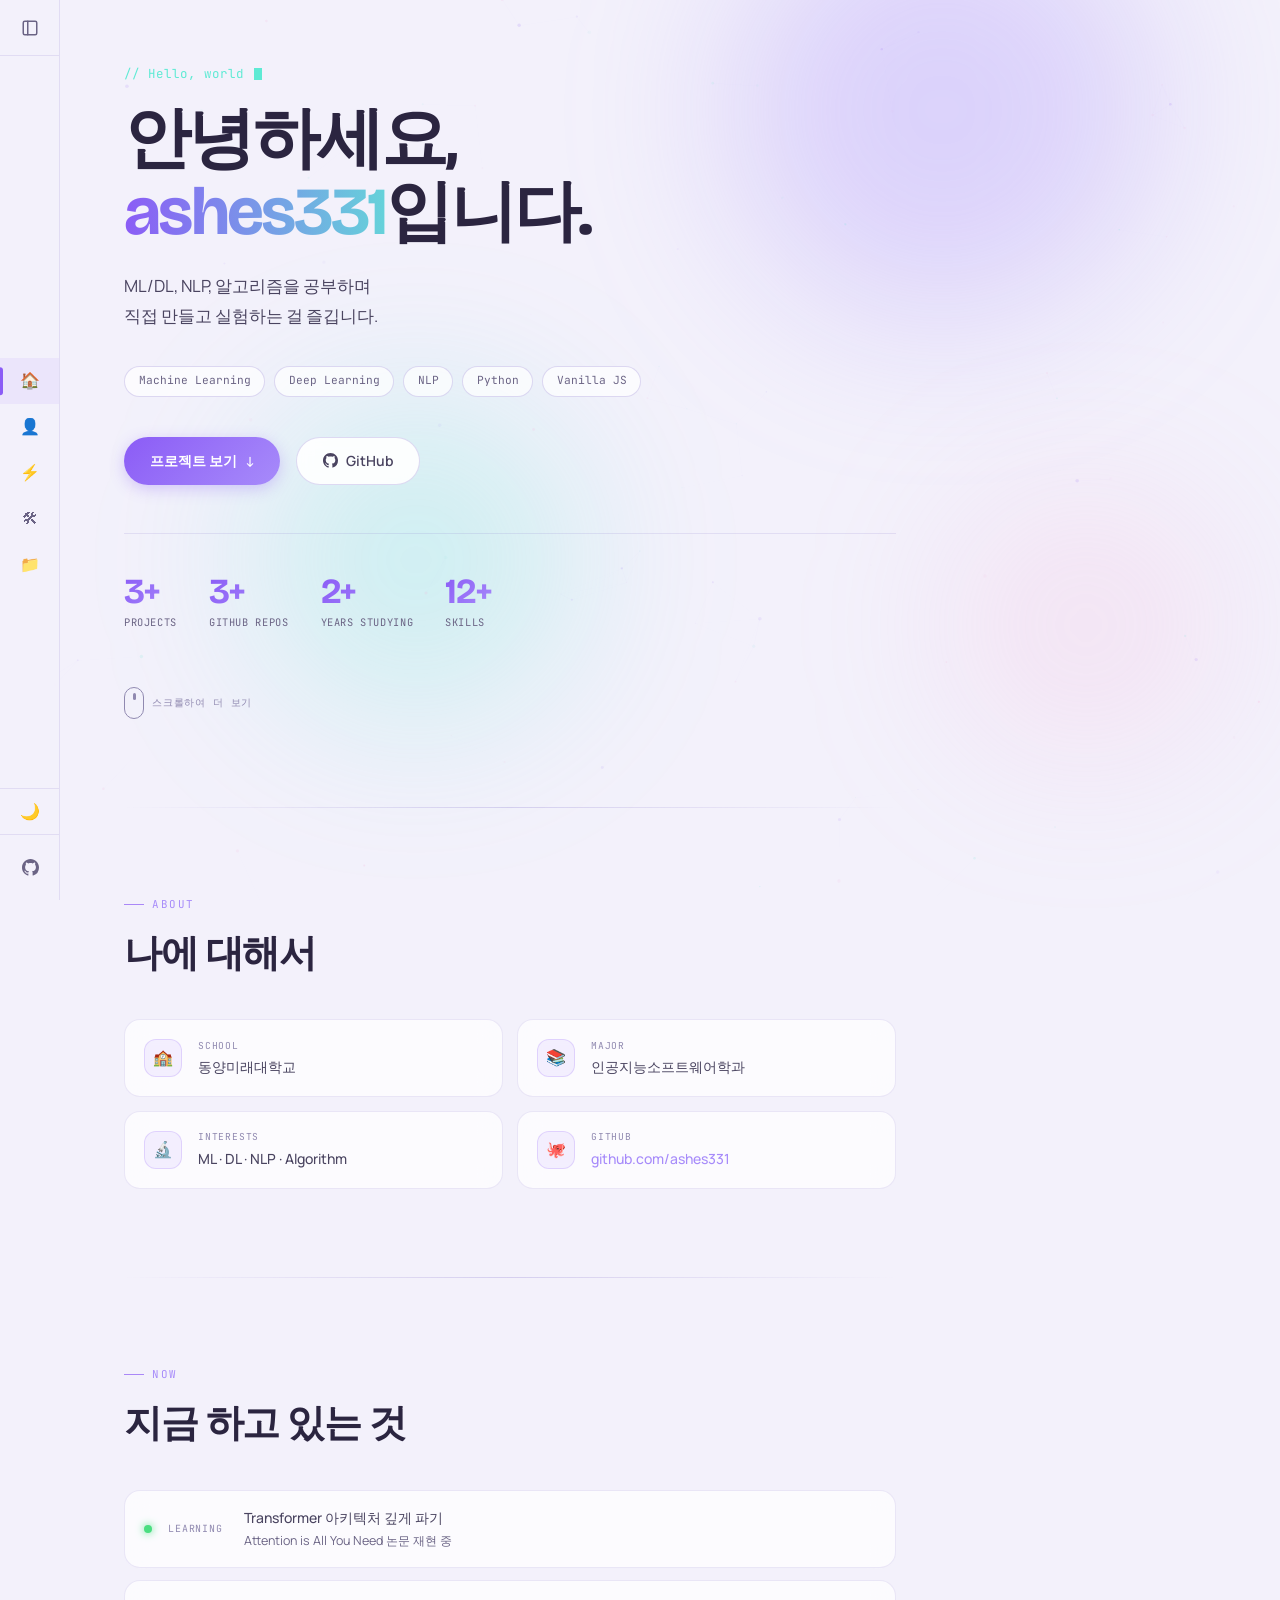
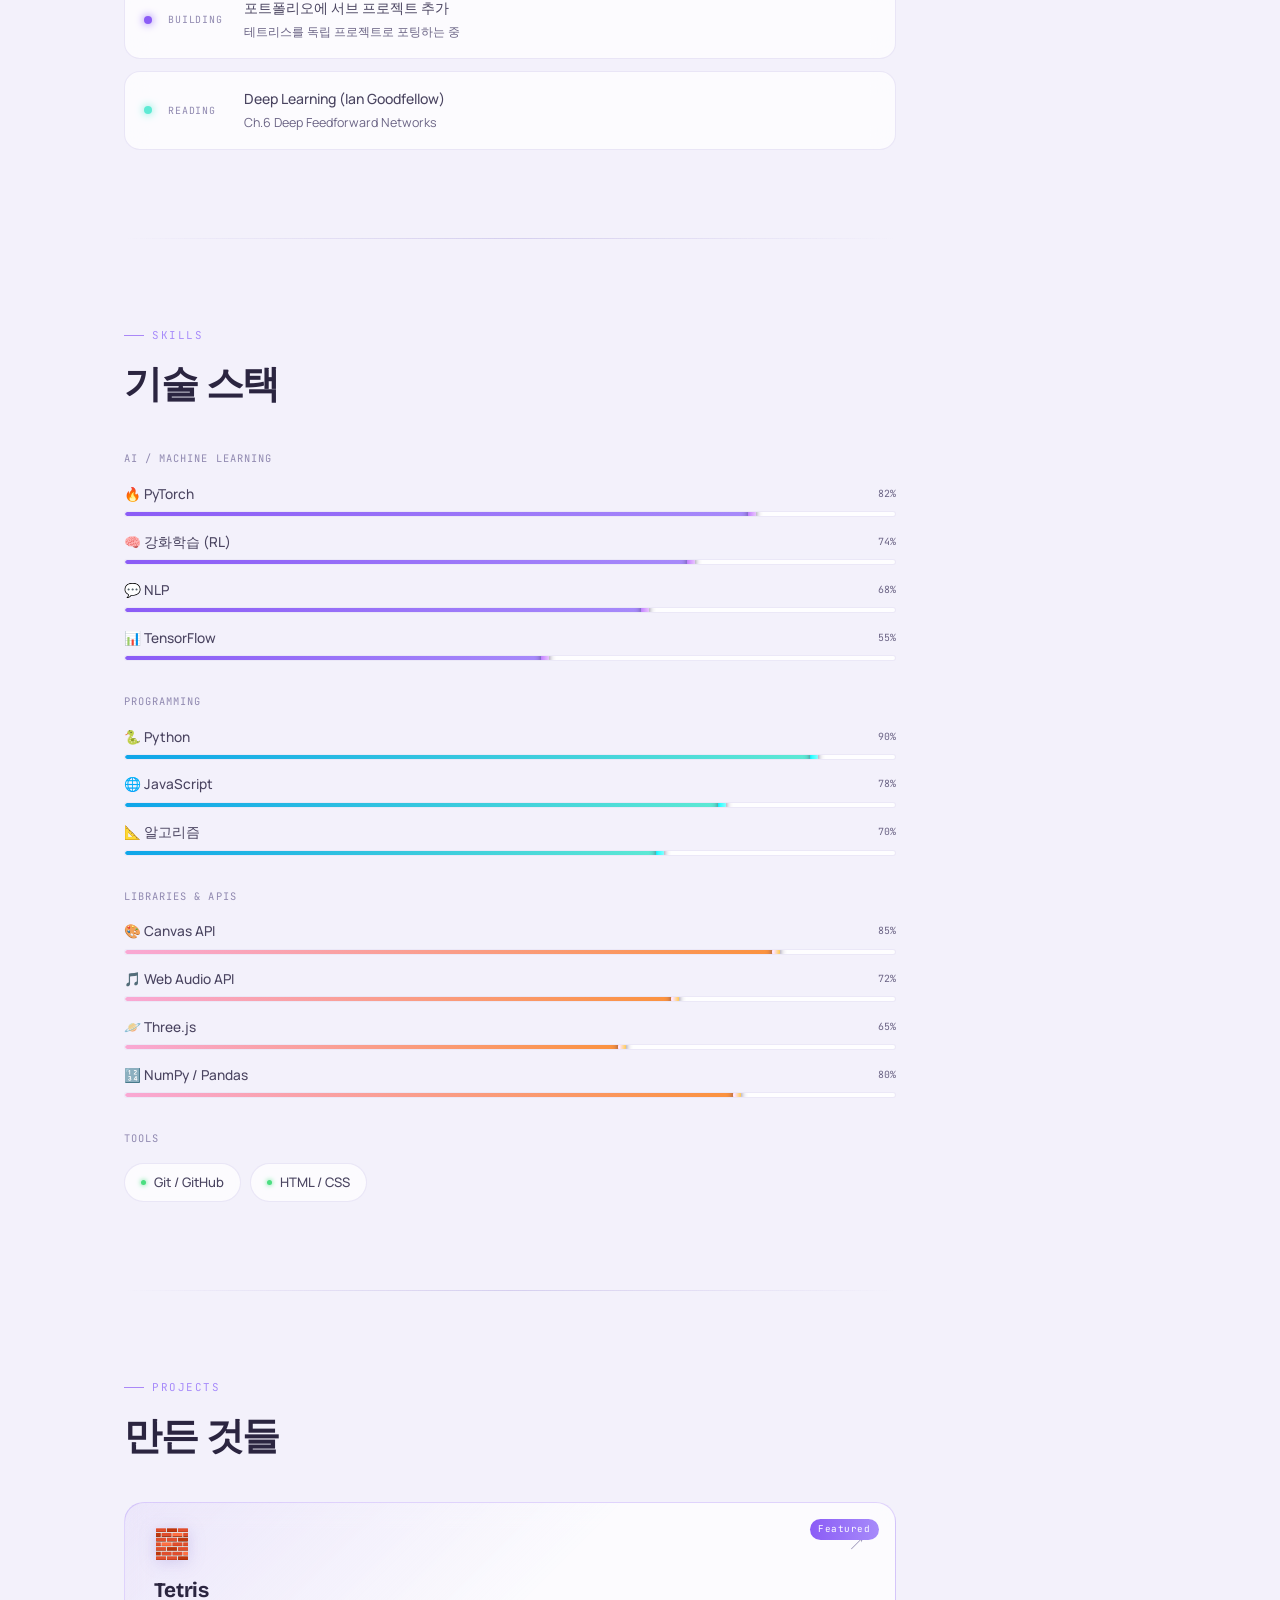
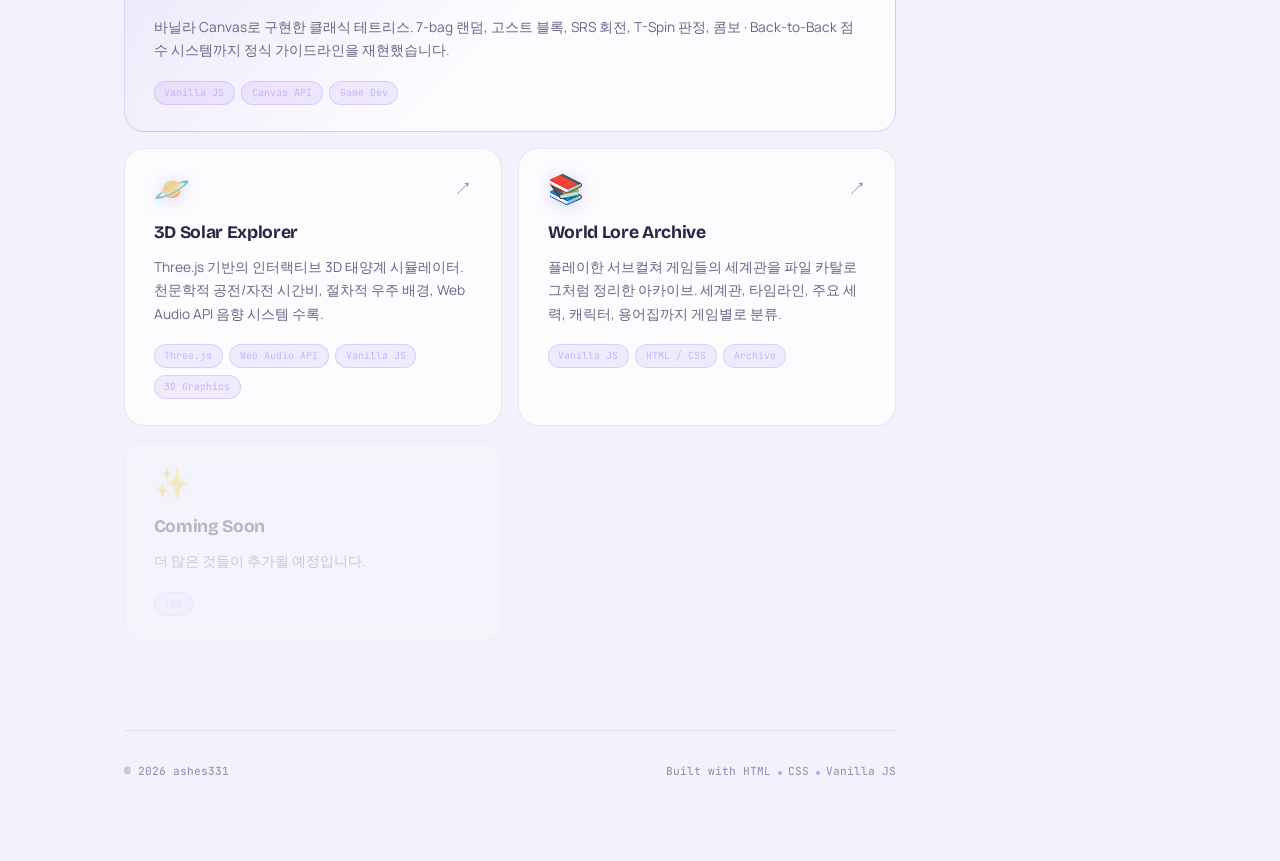
<file: index.html>
<!DOCTYPE html>
<html lang="ko" data-theme="light">
<head>
  <meta charset="UTF-8" />
  <meta name="viewport" content="width=device-width, initial-scale=1.0" />
  <title>ashes331 — AI · ML · Dev</title>
  <meta name="description" content="ashes331의 포트폴리오 — ML/DL, NLP, 알고리즘을 탐구하는 개발자." />

  <!-- Favicon -->
  <link rel="icon" type="image/svg+xml" href="favicon.svg" />

  <!-- OG / Twitter Card -->
  <meta property="og:type"        content="website" />
  <meta property="og:url"         content="https://ashes331.github.io/" />
  <meta property="og:title"       content="ashes331 — AI · ML · Dev" />
  <meta property="og:description" content="ML/DL, NLP, 알고리즘을 공부하며 직접 만들고 실험하는 개발자 포트폴리오." />
  <meta property="og:image"       content="https://ashes331.github.io/og-image.png" />
  <meta name="twitter:card"       content="summary_large_image" />
  <meta name="twitter:title"      content="ashes331 — AI · ML · Dev" />
  <meta name="twitter:description" content="ML/DL, NLP, 알고리즘을 공부하며 직접 만들고 실험하는 개발자 포트폴리오." />

  <link rel="preconnect" href="https://fonts.googleapis.com" />
  <link rel="preconnect" href="https://fonts.gstatic.com" crossorigin />
  <link href="https://fonts.googleapis.com/css2?family=Bricolage+Grotesque:wght@400;500;600;700;800&family=Manrope:wght@300;400;500;600;700;800&family=JetBrains+Mono:wght@400;500;600&display=swap" rel="stylesheet" />

  <link rel="stylesheet" href="style.css" />
</head>
<body>

<!-- 빛 오브 -->
<div class="orb orb-1"></div>
<div class="orb orb-2"></div>
<div class="orb orb-3"></div>

<!-- 파티클 캔버스 -->
<canvas id="bg-canvas"></canvas>

<!-- ══════════ SIDEBAR ══════════ -->
<aside class="sidebar" id="sidebar">
  <button class="sb-toggle" id="sb-toggle" aria-label="사이드바 펼치기/접기">
    <svg width="18" height="18" viewBox="0 0 24 24" fill="none" stroke="currentColor" stroke-width="2" stroke-linecap="round" stroke-linejoin="round">
      <rect x="3" y="3" width="18" height="18" rx="2"/><path d="M9 3v18"/>
    </svg>
  </button>

  <div class="profile">
    <div class="avatar"><div class="avatar-inner">ash</div></div>
    <div class="profile-name">ashes331</div>
    <div class="profile-role">인공지능소프트웨어학과<br>동양미래대학교</div>
    <div class="profile-badges">
      <span class="badge">ML / DL</span>
      <span class="badge">NLP</span>
      <span class="badge">Vanilla JS</span>
    </div>
    <div class="status-dot">Available for collab</div>
  </div>

  <nav class="nav-section">
    <p class="nav-section-label">Navigation</p>
    <ul class="nav-links">
      <li><a href="#hero"     class="active" data-tip="Home">    <span class="nav-icon">🏠</span><span class="nav-label">Home</span></a></li>
      <li><a href="#about"    data-tip="About">   <span class="nav-icon">👤</span><span class="nav-label">About</span></a></li>
      <li><a href="#now"      data-tip="Now">     <span class="nav-icon">⚡</span><span class="nav-label">Now</span></a></li>
      <li><a href="#skills"   data-tip="Skills">  <span class="nav-icon">🛠</span><span class="nav-label">Skills</span></a></li>
      <li><a href="#projects" data-tip="Projects"><span class="nav-icon">📁</span><span class="nav-label">Projects</span></a></li>
    </ul>
  </nav>

  <!-- 테마 토글 -->
  <button class="sb-theme-btn" id="sb-theme-btn" data-tip="테마 전환" aria-label="테마 전환">
    <span class="nav-icon" id="theme-icon">☀️</span>
    <span class="nav-label" id="theme-label">다크 모드</span>
  </button>

  <div class="sb-footer">
    <a href="https://github.com/ashes331" target="_blank" rel="noopener" data-tip="GitHub">
      <span class="nav-icon" style="width:20px;flex-shrink:0;display:flex;align-items:center;justify-content:center;">
        <svg width="17" height="17" viewBox="0 0 24 24" fill="currentColor"><path d="M12 0C5.37 0 0 5.37 0 12c0 5.31 3.435 9.795 8.205 11.385.6.105.825-.255.825-.57 0-.285-.015-1.23-.015-2.235-3.015.555-3.795-.735-4.035-1.41-.135-.345-.72-1.41-1.23-1.695-.42-.225-1.02-.78-.015-.795.945-.015 1.62.87 1.845 1.23 1.08 1.815 2.805 1.305 3.495.99.105-.78.42-1.305.765-1.605-2.67-.3-5.46-1.335-5.46-5.925 0-1.305.465-2.385 1.23-3.225-.12-.3-.54-1.53.12-3.18 0 0 1.005-.315 3.3 1.23.96-.27 1.98-.405 3-.405s2.04.135 3 .405c2.295-1.56 3.3-1.23 3.3-1.23.66 1.65.24 2.88.12 3.18.765.84 1.23 1.905 1.23 3.225 0 4.605-2.805 5.625-5.475 5.925.435.375.81 1.095.81 2.22 0 1.605-.015 2.895-.015 3.3 0 .315.225.69.825.57A12.02 12.02 0 0 0 24 12c0-6.63-5.37-12-12-12z"/></svg>
      </span>
      <span class="nav-label">github.com/ashes331</span>
    </a>
  </div>
</aside>

<!-- ══════════ MOBILE BOTTOM NAV ══════════ -->
<nav class="mobile-nav" id="mobile-nav">
  <div class="mobile-nav-inner">
    <a href="#hero"     class="mobile-nav-btn active" data-section="hero"><span class="m-icon">🏠</span>Home</a>
    <a href="#about"    class="mobile-nav-btn" data-section="about">      <span class="m-icon">👤</span>About</a>
    <a href="#now"      class="mobile-nav-btn" data-section="now">        <span class="m-icon">⚡</span>Now</a>
    <a href="#skills"   class="mobile-nav-btn" data-section="skills">     <span class="m-icon">🛠</span>Skills</a>
    <a href="#projects" class="mobile-nav-btn" data-section="projects">   <span class="m-icon">📁</span>Work</a>
    <button class="mobile-nav-btn theme-btn" id="mobile-theme-btn" aria-label="테마 전환">☀️</button>
  </div>
</nav>

<!-- ══════════ MAIN ══════════ -->
<main class="main">

  <!-- ── HERO ── -->
  <section id="hero" class="section">
    <p class="hero-greeting fade-up"><span id="typed-text"></span><span class="cursor"></span></p>
    <h1 class="hero-title fade-up">
      안녕하세요,
      <span class="line2"><span class="accent">ashes331</span>입니다.</span>
    </h1>
    <p class="hero-desc fade-up">ML/DL, NLP, 알고리즘을 공부하며<br>직접 만들고 실험하는 걸 즐깁니다.</p>
    <div class="hero-tags fade-up">
      <span class="tag">Machine Learning</span>
      <span class="tag">Deep Learning</span>
      <span class="tag">NLP</span>
      <span class="tag">Python</span>
      <span class="tag">Vanilla JS</span>
    </div>
    <div class="hero-cta fade-up">
      <a class="btn btn-primary" href="#projects"><span>프로젝트 보기</span> <span>↓</span></a>
      <a class="btn btn-ghost" href="https://github.com/ashes331" target="_blank" rel="noopener">
        <svg width="15" height="15" viewBox="0 0 24 24" fill="currentColor"><path d="M12 0C5.37 0 0 5.37 0 12c0 5.31 3.435 9.795 8.205 11.385.6.105.825-.255.825-.57 0-.285-.015-1.23-.015-2.235-3.015.555-3.795-.735-4.035-1.41-.135-.345-.72-1.41-1.23-1.695-.42-.225-1.02-.78-.015-.795.945-.015 1.62.87 1.845 1.23 1.08 1.815 2.805 1.305 3.495.99.105-.78.42-1.305.765-1.605-2.67-.3-5.46-1.335-5.46-5.925 0-1.305.465-2.385 1.23-3.225-.12-.3-.54-1.53.12-3.18 0 0 1.005-.315 3.3 1.23.96-.27 1.98-.405 3-.405s2.04.135 3 .405c2.295-1.56 3.3-1.23 3.3-1.23.66 1.65.24 2.88.12 3.18.765.84 1.23 1.905 1.23 3.225 0 4.605-2.805 5.625-5.475 5.925.435.375.81 1.095.81 2.22 0 1.605-.015 2.895-.015 3.3 0 .315.225.69.825.57A12.02 12.02 0 0 0 24 12c0-6.63-5.37-12-12-12z"/></svg>
        GitHub
      </a>
    </div>

    <!-- 카운터 -->
    <div class="counters fade-up">
      <div class="counter-item">
        <span class="counter-num" id="counter-projects" data-target="2">0</span>
        <span class="counter-label">Projects</span>
      </div>
      <div class="counter-item">
        <span class="counter-num" data-target="3">0</span>
        <span class="counter-label">GitHub Repos</span>
      </div>
      <div class="counter-item">
        <span class="counter-num" data-target="2">0</span>
        <span class="counter-label">Years Studying</span>
      </div>
      <div class="counter-item">
        <span class="counter-num" data-target="12">0</span>
        <span class="counter-label">Skills</span>
      </div>
    </div>

    <div class="scroll-hint fade-up">
      <div class="scroll-mouse"></div>
      <span>스크롤하여 더 보기</span>
    </div>
  </section>

  <hr class="divider fade-up">

  <!-- ── ABOUT ── -->
  <section id="about" class="section">
    <p class="section-eyebrow fade-up">About</p>
    <h2 class="section-title fade-up">나에 대해서</h2>
    <div class="about-grid fade-up">
      <div class="info-card"><div class="info-icon-wrap">🏫</div><div><div class="info-label">School</div><div class="info-value">동양미래대학교</div></div></div>
      <div class="info-card"><div class="info-icon-wrap">📚</div><div><div class="info-label">Major</div><div class="info-value">인공지능소프트웨어학과</div></div></div>
      <div class="info-card"><div class="info-icon-wrap">🔬</div><div><div class="info-label">Interests</div><div class="info-value">ML · DL · NLP · Algorithm</div></div></div>
      <div class="info-card"><div class="info-icon-wrap">🐙</div><div><div class="info-label">GitHub</div><div class="info-value"><a href="https://github.com/ashes331" target="_blank" rel="noopener">github.com/ashes331</a></div></div></div>
    </div>
  </section>

  <hr class="divider fade-up">

  <!-- ── NOW ── -->
  <section id="now" class="section">
    <p class="section-eyebrow fade-up">Now</p>
    <h2 class="section-title fade-up">지금 하고 있는 것</h2>
    <div class="now-grid fade-up">
      <div class="now-card">
        <div class="now-dot learning"></div>
        <div class="now-type">Learning</div>
        <div>
          <div class="now-text">Transformer 아키텍처 깊게 파기</div>
          <div class="now-sub">Attention is All You Need 논문 재현 중</div>
        </div>
      </div>
      <div class="now-card">
        <div class="now-dot building"></div>
        <div class="now-type">Building</div>
        <div>
          <div class="now-text">포트폴리오에 서브 프로젝트 추가</div>
          <div class="now-sub">테트리스를 독립 프로젝트로 포팅하는 중</div>
        </div>
      </div>
      <div class="now-card">
        <div class="now-dot reading"></div>
        <div class="now-type">Reading</div>
        <div>
          <div class="now-text">Deep Learning (Ian Goodfellow)</div>
          <div class="now-sub">Ch.6 Deep Feedforward Networks</div>
        </div>
      </div>
    </div>
  </section>

  <hr class="divider fade-up">

  <!-- ── SKILLS ── -->
  <section id="skills" class="section">
    <p class="section-eyebrow fade-up">Skills</p>
    <h2 class="section-title fade-up">기술 스택</h2>
    <div class="skills-container">

      <div class="fade-up">
        <div class="skill-category-label">AI / Machine Learning</div>
        <div class="skill-bar-list">
          <div class="skill-bar-item">
            <div class="skill-bar-head"><span class="skill-bar-name">🔥 PyTorch</span><span class="skill-pct">82%</span></div>
            <div class="skill-track"><div class="skill-fill purple" data-pct="82"></div></div>
          </div>
          <div class="skill-bar-item">
            <div class="skill-bar-head"><span class="skill-bar-name">🧠 강화학습 (RL)</span><span class="skill-pct">74%</span></div>
            <div class="skill-track"><div class="skill-fill purple" data-pct="74"></div></div>
          </div>
          <div class="skill-bar-item">
            <div class="skill-bar-head"><span class="skill-bar-name">💬 NLP</span><span class="skill-pct">68%</span></div>
            <div class="skill-track"><div class="skill-fill purple" data-pct="68"></div></div>
          </div>
          <div class="skill-bar-item">
            <div class="skill-bar-head"><span class="skill-bar-name">📊 TensorFlow</span><span class="skill-pct">55%</span></div>
            <div class="skill-track"><div class="skill-fill purple" data-pct="55"></div></div>
          </div>
        </div>
      </div>

      <div class="fade-up">
        <div class="skill-category-label">Programming</div>
        <div class="skill-bar-list">
          <div class="skill-bar-item">
            <div class="skill-bar-head"><span class="skill-bar-name">🐍 Python</span><span class="skill-pct">90%</span></div>
            <div class="skill-track"><div class="skill-fill teal" data-pct="90"></div></div>
          </div>
          <div class="skill-bar-item">
            <div class="skill-bar-head"><span class="skill-bar-name">🌐 JavaScript</span><span class="skill-pct">78%</span></div>
            <div class="skill-track"><div class="skill-fill teal" data-pct="78"></div></div>
          </div>
          <div class="skill-bar-item">
            <div class="skill-bar-head"><span class="skill-bar-name">📐 알고리즘</span><span class="skill-pct">70%</span></div>
            <div class="skill-track"><div class="skill-fill teal" data-pct="70"></div></div>
          </div>
        </div>
      </div>

      <div class="fade-up">
        <div class="skill-category-label">Libraries & APIs</div>
        <div class="skill-bar-list">
          <div class="skill-bar-item">
            <div class="skill-bar-head"><span class="skill-bar-name">🎨 Canvas API</span><span class="skill-pct">85%</span></div>
            <div class="skill-track"><div class="skill-fill pink" data-pct="85"></div></div>
          </div>
          <div class="skill-bar-item">
            <div class="skill-bar-head"><span class="skill-bar-name">🎵 Web Audio API</span><span class="skill-pct">72%</span></div>
            <div class="skill-track"><div class="skill-fill pink" data-pct="72"></div></div>
          </div>
          <div class="skill-bar-item">
            <div class="skill-bar-head"><span class="skill-bar-name">🪐 Three.js</span><span class="skill-pct">65%</span></div>
            <div class="skill-track"><div class="skill-fill pink" data-pct="65"></div></div>
          </div>
          <div class="skill-bar-item">
            <div class="skill-bar-head"><span class="skill-bar-name">🔢 NumPy / Pandas</span><span class="skill-pct">80%</span></div>
            <div class="skill-track"><div class="skill-fill pink" data-pct="80"></div></div>
          </div>
        </div>
      </div>

      <div class="fade-up">
        <div class="skill-category-label">Tools</div>
        <div class="skills-chips">
          <div class="skill-chip"><span class="skill-dot green"></span>Git / GitHub</div>
          <div class="skill-chip"><span class="skill-dot green"></span>HTML / CSS</div>
        </div>
      </div>

    </div>
  </section>

  <hr class="divider fade-up">

  <!-- ── PROJECTS ── -->
  <!-- 카드 마크업은 하단 스크립트의 projects 배열로부터 자동 생성됩니다.
       새 프로젝트를 추가하려면 그 배열에 객체만 추가하면 됩니다. -->
  <section id="projects" class="section">
    <p class="section-eyebrow fade-up">Projects</p>
    <h2 class="section-title fade-up">만든 것들</h2>
    <div class="projects-grid fade-up" id="featured-projects"></div>
    <div class="projects-grid two-col fade-up" id="other-projects" style="margin-top:1rem;"></div>
  </section>

  <footer class="fade-up">
    <p>© <span id="copyright-year">2025</span> ashes331</p>
    <p>Built with HTML<span class="footer-dot"></span>CSS<span class="footer-dot"></span>Vanilla JS</p>
  </footer>

</main>

<script src="script.js" defer></script>
</body>
</html>
</file>
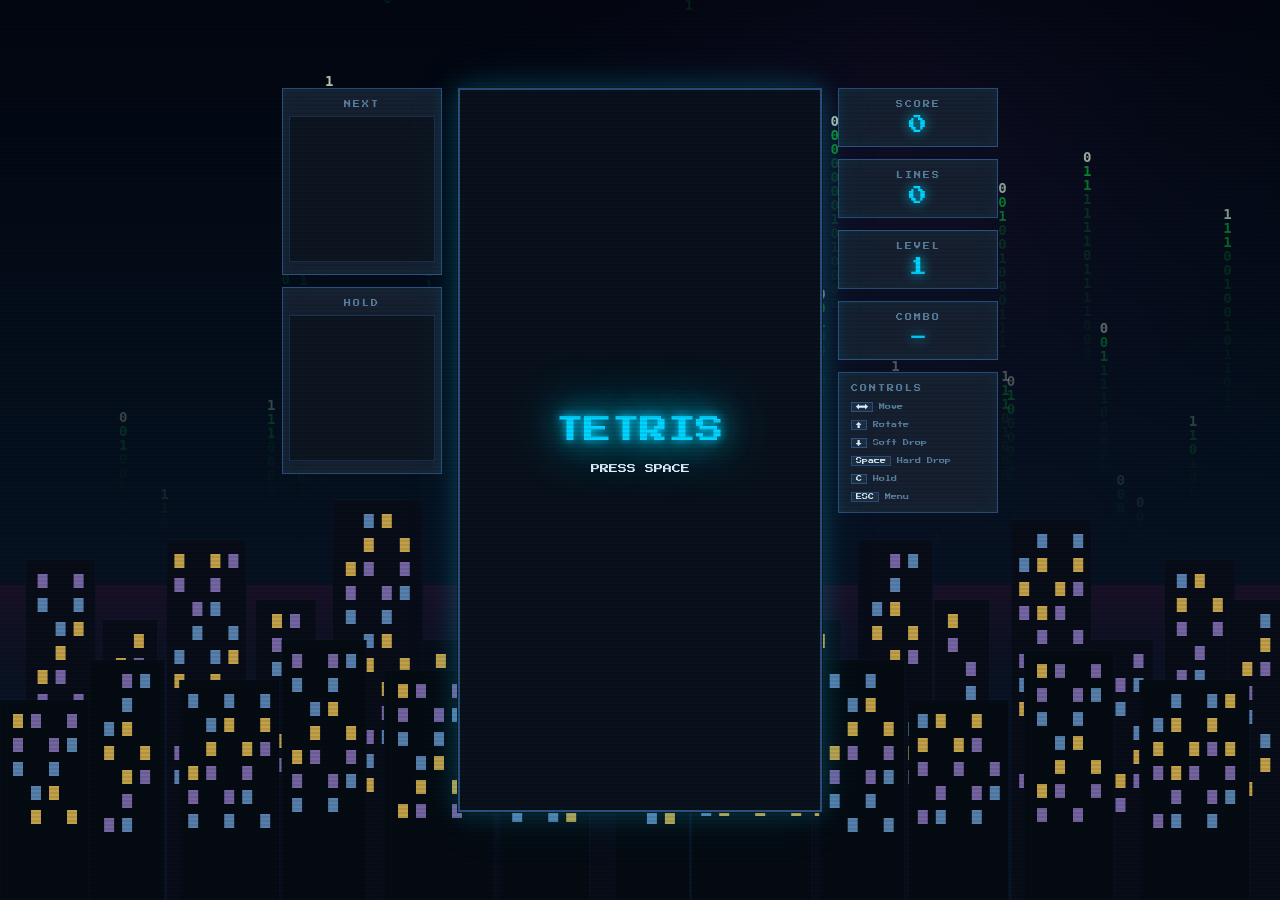
<file: tetris/index.html>
<!DOCTYPE html>
<html lang="ko">
<head>
  <meta charset="UTF-8" />
  <meta name="viewport" content="width=device-width, initial-scale=1.0" />
  <title>TETRIS</title>
  <link rel="stylesheet" href="css/style.css" />
</head>
<body>
  <canvas id="bg-canvas"></canvas>
  <div class="wrapper">
    <aside class="sidebar left">
      <div class="panel">
        <div class="label">NEXT</div>
        <canvas id="next-canvas" width="144" height="144"></canvas>
      </div>
      <div class="panel">
        <div class="label">HOLD</div>
        <canvas id="hold-canvas" width="144" height="144"></canvas>
      </div>
    </aside>

    <main class="game-area">
      <div class="screen-frame">
        <canvas id="game-canvas" width="360" height="720"></canvas>

        <!-- 콤보 / 스페셜 알림 -->
        <div id="notice"></div>

        <!-- 시작 / 게임오버 오버레이 -->
        <div id="overlay" class="overlay">
          <div class="overlay-content">
            <div class="big-title">TETRIS</div>
            <div id="overlay-msg" class="overlay-msg">PRESS SPACE</div>
            <div id="final-score" class="final-score"></div>
          </div>
        </div>

        <!-- ESC 메뉴 -->
        <div id="pause-menu" class="pause-menu hidden">
          <div class="pause-content">
            <div class="pause-title">PAUSED</div>
            <button id="btn-resume"  class="menu-btn">▶ RESUME</button>
            <button id="btn-restart" class="menu-btn">↺ RESTART</button>
            <button id="btn-quit"    class="menu-btn quit">✕ QUIT</button>
          </div>
        </div>
      </div>
    </main>

    <aside class="sidebar right">
      <div class="panel">
        <div class="label">SCORE</div>
        <div id="score" class="value">0</div>
      </div>
      <div class="panel">
        <div class="label">LINES</div>
        <div id="lines" class="value">0</div>
      </div>
      <div class="panel">
        <div class="label">LEVEL</div>
        <div id="level" class="value">1</div>
      </div>
      <div class="panel">
        <div class="label">COMBO</div>
        <div id="combo" class="value">-</div>
      </div>
      <div class="panel controls">
        <div class="label">CONTROLS</div>
        <div class="key-row"><kbd>←→</kbd> Move</div>
        <div class="key-row"><kbd>↑</kbd> Rotate</div>
        <div class="key-row"><kbd>↓</kbd> Soft Drop</div>
        <div class="key-row"><kbd>Space</kbd> Hard Drop</div>
        <div class="key-row"><kbd>C</kbd> Hold</div>
        <div class="key-row"><kbd>ESC</kbd> Menu</div>
      </div>
    </aside>
  </div>

  <script src="js/background.js"></script>
  <script src="js/tetris.js"></script>
</body>
</html>
</file>
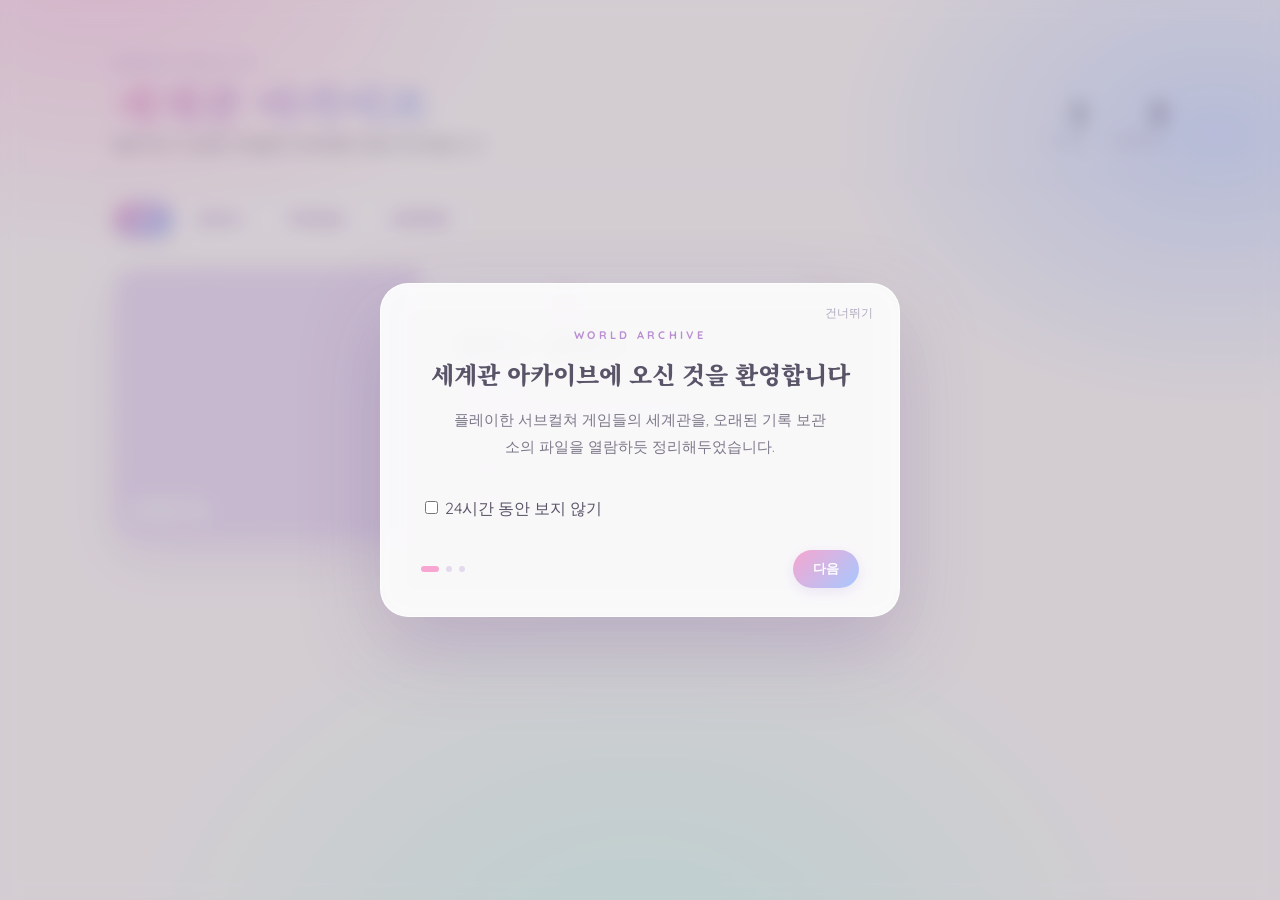
<file: world-lore/index.html>
<!DOCTYPE html>
<html lang="ko">
<head>
<meta charset="UTF-8">
<meta name="viewport" content="width=device-width, initial-scale=1.0">
<title>세계관 아카이브</title>
<link rel="stylesheet" href="style.css">
</head>
<body>

  <div class="intro-overlay" id="introOverlay">
    <div class="intro-modal">
      <button class="intro-skip" id="introSkip">건너뛰기</button>

      <div class="intro-slides" id="introSlides">
        <div class="intro-slide is-active" data-step="0">
          <div class="intro-eyebrow">WORLD ARCHIVE</div>
          <h2>세계관 아카이브에 오신 것을 환영합니다</h2>
          <p>플레이한 서브컬쳐 게임들의 세계관을, 오래된 기록 보관소의 파일을 열람하듯 정리해두었습니다.</p>
        </div>
        <div class="intro-slide" data-step="1">
          <div class="intro-eyebrow">HOW TO USE</div>
          <h2>파일을 열람하세요</h2>
          <p>카드를 클릭하면 각 게임의 세계관, 타임라인, 주요 세력, 캐릭터, 용어집을 순서대로 확인할 수 있습니다.</p>
        </div>
        <div class="intro-slide" data-step="2">
          <div class="intro-eyebrow">READY</div>
          <h2>입장할 준비가 되셨나요</h2>
          <p>아카이브의 문이 열립니다.</p>
        </div>
      </div>

      <label class="intro-remember">
        <input type="checkbox" id="introRemember">
        <span>24시간 동안 보지 않기</span>
      </label>

      <div class="intro-footer">
        <div class="intro-dots" id="introDots"></div>
        <div class="intro-actions">
          <button class="intro-btn ghost" id="introPrev">이전</button>
          <button class="intro-btn primary" id="introNext">다음</button>
        </div>
      </div>
    </div>
  </div>

  <header class="site-header">
    <div class="title-block">
      <div class="eyebrow">WORLD ARCHIVE</div>
      <h1>세계관 아카이브</h1>
      <div class="sub">플레이한 서브컬쳐 게임들의 세계관을 파일로 정리했습니다.</div>
    </div>
    <div class="header-stats" id="headerStats"></div>
  </header>

  <div class="archive-toolbar">
    <div class="company-filter" id="companyFilter"></div>
  </div>

  <main class="archive-grid" id="archiveGrid"></main>

  <script src="data.js"></script>
  <script src="intro.js"></script>
  <script>
    const grid = document.getElementById('archiveGrid');
    const statsWrap = document.getElementById('headerStats');
    const filterWrap = document.getElementById('companyFilter');

    function renderCards(list) {
      grid.innerHTML = '';
      if (!list.length) {
        grid.innerHTML = '<div class="empty-state">해당 회사의 파일이 없습니다.</div>';
        return;
      }
      list.forEach((game, index) => {
        const isFeatured = !!game.featured;
        const card = document.createElement('a');
        card.href = `detail.html?id=${encodeURIComponent(game.id)}`;
        card.className = 'file-card' + (isFeatured ? ' featured' : '');

        const tagsHtml = `
          ${game.company ? `<span class="company-tag">${game.company}</span>` : ''}
          <span class="genre-tag">${game.genre || ''}</span>
        `;

        if (isFeatured) {
          card.innerHTML = `
            <div class="featured-visual"><span>key visual</span></div>
            <div class="card-body">
              <div class="file-number-row">
                <span class="file-number">FILE NO. ${game.fileNumber || String(index + 1).padStart(3, '0')}</span>
                <span class="pick-badge">PICK</span>
              </div>
              <h2>${game.title}</h2>
              <div class="card-tags-row">${tagsHtml}</div>
              <p class="hook">${game.hook || ''}</p>
              <span class="open-link">파일 열람 →</span>
            </div>
          `;
        } else {
          card.innerHTML = `
            <span class="file-number">FILE NO. ${game.fileNumber || String(index + 1).padStart(3, '0')}</span>
            <h2>${game.title}</h2>
            <div class="card-tags-row">${tagsHtml}</div>
            <p class="hook">${game.hook || ''}</p>
            <span class="open-link">파일 열람 →</span>
          `;
        }
        grid.appendChild(card);
      });
    }

    if (!gamesData || gamesData.length === 0) {
      statsWrap.style.display = 'none';
      filterWrap.style.display = 'none';
      grid.innerHTML = '<div class="empty-state">아직 등록된 파일이 없습니다. data.js에 게임을 추가해보세요.</div>';
    } else {
      // 통계 표시 (전체 파일 수 · 등록된 장르 수)
      const genreCount = new Set();
      gamesData.forEach(g => (g.genre || '').split('·').map(t => t.trim()).filter(Boolean).forEach(t => genreCount.add(t)));
      statsWrap.innerHTML = `
        <div class="stat"><span class="num">${gamesData.length}</span><span class="label">FILES</span></div>
        <div class="stat"><span class="num">${genreCount.size}</span><span class="label">GENRES</span></div>
      `;

      // 회사별 필터 — 고정된 3개 회사 + 전체
      const COMPANIES = ['호요버스', '쿠로게임즈', '프로젝트문'];
      const companies = ['전체', ...COMPANIES];
      let active = '전체';

      function renderFilterBar() {
        filterWrap.innerHTML = companies.map(c =>
          `<button class="company-pill${c === active ? ' is-active' : ''}" data-company="${c}">${c}</button>`
        ).join('');
        filterWrap.querySelectorAll('.company-pill').forEach(btn => {
          btn.addEventListener('click', () => {
            active = btn.dataset.company;
            renderFilterBar();
            applyFilter();
          });
        });
      }

      function applyFilter() {
        const filtered = active === '전체'
          ? gamesData
          : gamesData.filter(g => g.company === active);
        renderCards(filtered);
      }

      renderFilterBar();
      applyFilter();
    }
  </script>

</body>
</html>
</file>
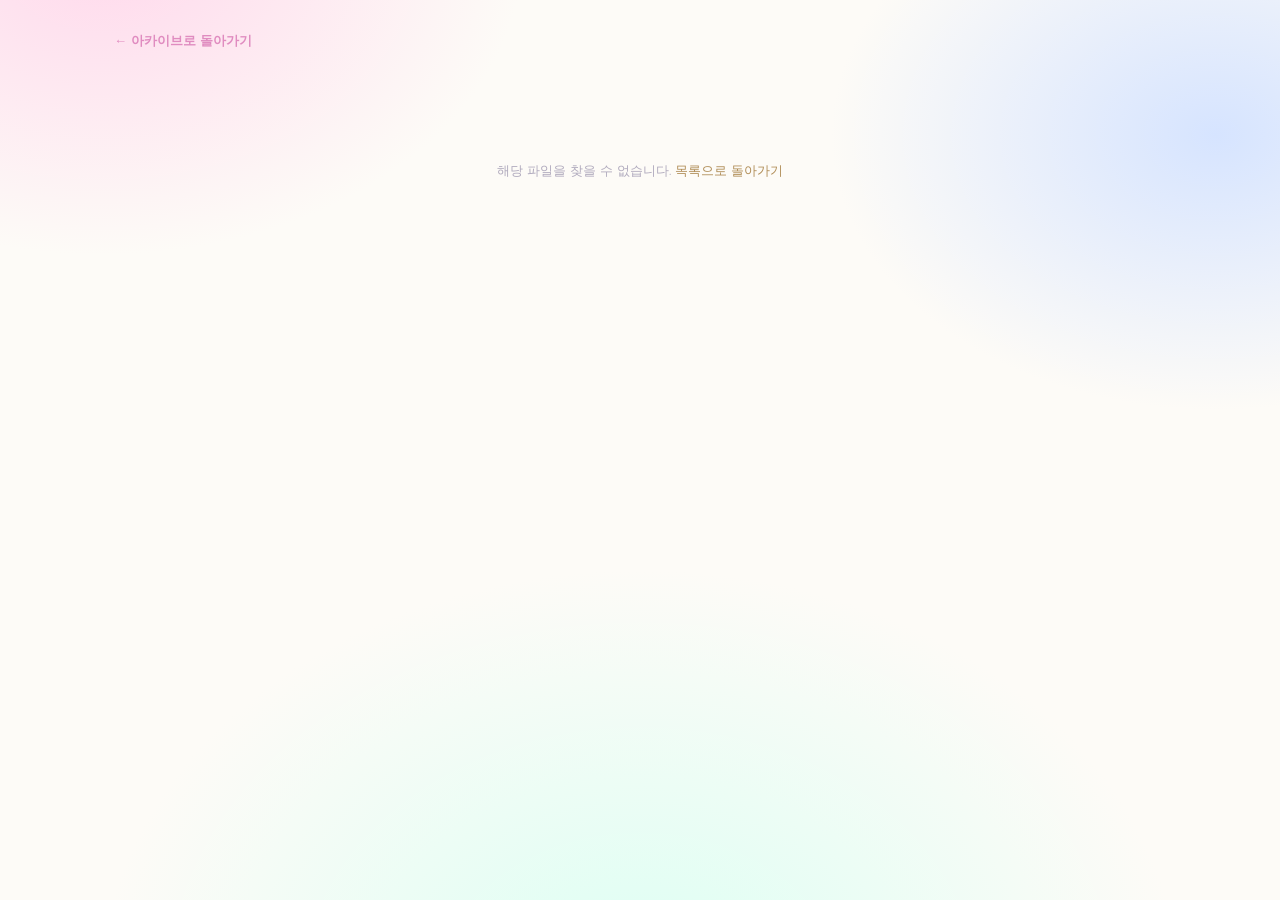
<file: world-lore/detail.html>
<!DOCTYPE html>
<html lang="ko">
<head>
<meta charset="UTF-8">
<meta name="viewport" content="width=device-width, initial-scale=1.0">
<title>세계관 파일</title>
<link rel="stylesheet" href="style.css">
</head>
<body>

  <div class="detail-shell" id="shell">
    <a href="index.html" class="back-link">← 아카이브로 돌아가기</a>
  </div>

  <script src="data.js"></script>
  <script>
    const params = new URLSearchParams(location.search);
    const id = params.get('id');
    const game = gamesData.find(g => g.id === id);
    const shell = document.getElementById('shell');

    if (!game) {
      shell.innerHTML += '<div class="empty-state" style="grid-column:1/-1;">해당 파일을 찾을 수 없습니다. <a href="index.html" style="color:#b08d57;">목록으로 돌아가기</a></div>';
    } else {
      document.title = `${game.title} · 세계관 파일`;

      // 섹션 정의: key, 라벨, 데이터 존재 여부
      const sections = [
        { key: 'worldview', label: '세계관', has: game.worldview && game.worldview.length },
        { key: 'timeline', label: '타임라인', has: game.timeline && game.timeline.length },
        { key: 'factions', label: '주요 세력', has: game.factions && game.factions.length },
        { key: 'characters', label: '주요 캐릭터', has: game.characters && game.characters.length },
        { key: 'glossary', label: '용어집', has: game.glossary && game.glossary.length }
      ].filter(s => s.has);

      // 탭 네비게이션
      const tabNav = document.createElement('nav');
      tabNav.className = 'tab-nav';
      tabNav.innerHTML = sections.map((s, i) =>
        `<button data-target="${s.key}" class="${i === 0 ? 'active' : ''}">${s.label}</button>`
      ).join('');
      shell.appendChild(tabNav);

      // 메인 콘텐츠
      const main = document.createElement('main');
      main.className = 'detail-main';

      main.innerHTML += `
        <div class="file-header" style="--accent:${game.accentColor || ''}">
          <div class="file-number">FILE NO. ${game.fileNumber || ''}</div>
          <h1>${game.title}</h1>
          <div class="card-tags-row">
            ${game.company ? `<span class="company-tag">${game.company}</span>` : ''}
            <span class="genre-tag">${game.genre || ''}</span>
          </div>
        </div>
      `;

      if (game.worldview && game.worldview.length) {
        main.innerHTML += `
          <section class="lore-section" id="worldview">
            <h2>세계관</h2>
            ${game.worldview.map(p => `<p>${p}</p>`).join('')}
          </section>
        `;
      }

      if (game.timeline && game.timeline.length) {
        main.innerHTML += `
          <section class="lore-section" id="timeline">
            <h2>타임라인</h2>
            <div class="timeline">
              ${game.timeline.map(t => `
                <div class="timeline-item">
                  <span class="era">${t.era}</span>
                  <span class="event">${t.event}</span>
                </div>
              `).join('')}
            </div>
          </section>
        `;
      }

      if (game.factions && game.factions.length) {
        main.innerHTML += `
          <section class="lore-section" id="factions">
            <h2>주요 세력</h2>
            <div class="entity-grid">
              ${game.factions.map(f => `
                <div class="entity-card">
                  <h3>${f.name}</h3>
                  <p>${f.description}</p>
                </div>
              `).join('')}
            </div>
          </section>
        `;
      }

      if (game.characters && game.characters.length) {
        main.innerHTML += `
          <section class="lore-section" id="characters">
            <h2>주요 캐릭터</h2>
            <div class="entity-grid">
              ${game.characters.map(c => `
                <div class="entity-card">
                  <h3>${c.name}</h3>
                  <span class="role">${c.role || ''}</span>
                  <p>${c.description}</p>
                </div>
              `).join('')}
            </div>
          </section>
        `;
      }

      if (game.glossary && game.glossary.length) {
        main.innerHTML += `
          <section class="lore-section" id="glossary">
            <h2>용어집</h2>
            <dl class="glossary-list">
              ${game.glossary.map(g => `
                <dt>${g.term}</dt>
                <dd>${g.description}</dd>
              `).join('')}
            </dl>
          </section>
        `;
      }

      shell.appendChild(main);

      // 탭 클릭 시 스크롤 + active 상태 전환
      const buttons = tabNav.querySelectorAll('button');
      buttons.forEach(btn => {
        btn.addEventListener('click', () => {
          document.getElementById(btn.dataset.target).scrollIntoView({ behavior: 'smooth' });
        });
      });

      // 스크롤 위치에 따라 active 탭 자동 갱신
      const sectionEls = sections.map(s => document.getElementById(s.key));
      window.addEventListener('scroll', () => {
        let current = sectionEls[0];
        sectionEls.forEach(el => {
          if (el.getBoundingClientRect().top <= 120) current = el;
        });
        buttons.forEach(b => b.classList.toggle('active', b.dataset.target === current.id));
      });
    }
  </script>

</body>
</html>
</file>
<file: style.css>
*, *::before, *::after { box-sizing: border-box; margin: 0; padding: 0; }

    /* ══════════════════════════
       THEME TOKENS — Soft Lab (라벤더/민트 파스텔)
    ══════════════════════════ */
    :root {
      --accent:      #8b5cf6;
      --accent2:     #a78bfa;
      --accent3:     #c4b5fd;
      --accent-glow: rgba(139,92,246,0.35);
      --teal:        #5eead4;
      --pink:        #f9a8d4;
      --ease:        cubic-bezier(0.4, 0, 0.2, 1);
      --spring:      cubic-bezier(0.34, 1.56, 0.64, 1);
      --sb-slim:     60px;
      --sb-wide:     270px;
    }

    /* LIGHT (default) — Soft Lab */
    [data-theme="light"] {
      --bg:          #f3f1fb;
      --bg2:         #ffffff;
      --surface:     rgba(255,255,255,0.7);
      --surface2:    rgba(255,255,255,0.9);
      --surface3:    rgba(255,255,255,1);
      --border:      rgba(120,100,200,0.14);
      --border2:     rgba(120,100,200,0.24);
      --border3:     rgba(120,100,200,0.38);
      --accent-bg:   rgba(139,92,246,0.08);
      --text:        #2b2540;
      --text2:       #4a4460;
      --muted:       #6b6485;
      --dim:         #9089b0;
      --sb-bg:       rgba(243,241,251,0.9);
      --orb1-c:      rgba(167,139,250,0.30);
      --orb2-c:      rgba(94,234,212,0.24);
      --orb3-c:      rgba(249,168,212,0.20);
      --canvas-op:   0.35;
      --card-shadow: 0 20px 50px rgba(120,100,200,0.16);
    }

    /* DARK — Soft Lab (deep indigo) */
    [data-theme="dark"] {
      --bg:          #14122a;
      --bg2:         #1a1836;
      --surface:     rgba(255,255,255,0.05);
      --surface2:    rgba(255,255,255,0.09);
      --surface3:    rgba(255,255,255,0.14);
      --border:      rgba(255,255,255,0.08);
      --border2:     rgba(255,255,255,0.15);
      --border3:     rgba(255,255,255,0.24);
      --accent-bg:   rgba(139,92,246,0.14);
      --text:        #ece9fb;
      --text2:       #c9c3e8;
      --muted:       #948dc0;
      --dim:         #615a8c;
      --sb-bg:       rgba(20,18,42,0.88);
      --orb1-c:      rgba(167,139,250,0.20);
      --orb2-c:      rgba(94,234,212,0.14);
      --orb3-c:      rgba(249,168,212,0.12);
      --canvas-op:   0.5;
      --card-shadow: 0 20px 50px rgba(0,0,0,0.4);
    }

    html { scroll-behavior: smooth; }

    body {
      background: var(--bg);
      color: var(--text);
      font-family: 'Manrope', sans-serif;
      line-height: 1.6;
      display: flex;
      min-height: 100vh;
      overflow-x: hidden;
      transition: background 0.35s var(--ease), color 0.35s var(--ease);
    }

    /* ══ CANVAS ══ */
    #bg-canvas {
      position: fixed;
      inset: 0;
      pointer-events: none;
      z-index: 0;
      opacity: var(--canvas-op);
      transition: opacity 0.4s;
    }

    /* ══ ORBS ══ */
    .orb {
      position: fixed;
      border-radius: 50%;
      filter: blur(80px);
      pointer-events: none;
      z-index: 0;
      animation: orb-float 10s ease-in-out infinite;
      transition: background 0.4s;
    }
    .orb-1 { width:420px; height:420px; background:var(--orb1-c); top:-100px; right:10%; }
    .orb-2 { width:320px; height:320px; background:var(--orb2-c); bottom:20%; left:20%; animation-delay:-5s; }
    .orb-3 { width:260px; height:260px; background:var(--orb3-c); top:55%; right:5%; animation-delay:-3s; }
    @keyframes orb-float {
      0%,100% { transform:translateY(0) scale(1); }
      33%      { transform:translateY(-30px) scale(1.05); }
      66%      { transform:translateY(20px) scale(0.96); }
    }

    /* ══════════════════════════
       SIDEBAR
    ══════════════════════════ */
    .sidebar {
      width: var(--sb-slim);
      min-height: 100vh;
      background: var(--sb-bg);
      backdrop-filter: blur(20px);
      -webkit-backdrop-filter: blur(20px);
      border-right: 1px solid var(--border);
      display: flex;
      flex-direction: column;
      align-items: center;
      position: sticky;
      top: 0;
      height: 100vh;
      overflow: hidden;
      flex-shrink: 0;
      transition: width 0.32s var(--ease), background 0.35s var(--ease), border-color 0.35s var(--ease);
      z-index: 200;
    }
    .sidebar.expanded { width: var(--sb-wide); align-items: stretch; }

    .sb-toggle {
      width: 100%;
      height: 56px;
      display: flex;
      align-items: center;
      justify-content: center;
      background: none;
      border: none;
      border-bottom: 1px solid var(--border);
      cursor: pointer;
      color: var(--muted);
      transition: color 0.18s, background 0.18s;
      flex-shrink: 0;
    }
    .sidebar.expanded .sb-toggle { justify-content: flex-end; padding-right: 1rem; }
    .sb-toggle:hover { background: var(--accent-bg); color: var(--accent2); }
    .sb-toggle svg { transition: transform 0.32s var(--ease); }
    .sidebar.expanded .sb-toggle svg { transform: scaleX(-1); }

    /* PROFILE */
    .profile {
      display: flex; flex-direction: column; align-items: center;
      text-align: center; padding: 1.6rem 1.2rem 1.4rem;
      border-bottom: 1px solid var(--border);
      overflow: hidden; opacity: 0; pointer-events: none;
      transition: opacity 0.2s; width: var(--sb-wide); flex-shrink: 0;
    }
    .sidebar.expanded .profile { opacity: 1; pointer-events: auto; transition: opacity 0.28s 0.1s; }

    .avatar { position: relative; width: 64px; height: 64px; border-radius: 50%; margin-bottom: 1rem; flex-shrink: 0; }
    .avatar-inner {
      width: 100%; height: 100%; border-radius: 50%;
      background: linear-gradient(135deg, var(--accent) 0%, var(--teal) 100%);
      display: flex; align-items: center; justify-content: center;
      font-family: 'Bricolage Grotesque', sans-serif; font-size: 1rem; font-weight: 700; color: #fff;
      position: relative; z-index: 1;
    }
    .avatar::after {
      content: ''; position: absolute; inset: -3px; border-radius: 50%;
      background: conic-gradient(var(--accent), var(--teal), var(--pink), var(--accent));
      z-index: 0; animation: rotate-border 4s linear infinite;
      mask: radial-gradient(circle at 50% 50%, transparent 48%, black 49%);
      -webkit-mask: radial-gradient(circle at 50% 50%, transparent 48%, black 49%);
    }
    @keyframes rotate-border { from{transform:rotate(0deg)} to{transform:rotate(360deg)} }

    .profile-name { font-family:'Bricolage Grotesque',sans-serif; font-size:1rem; font-weight:700; color:var(--text); letter-spacing:-0.02em; margin-bottom:0.25rem; }
    .profile-role { font-size:0.72rem; color:var(--muted); line-height:1.6; }
    .profile-badges { display:flex; flex-wrap:wrap; gap:0.35rem; justify-content:center; margin-top:0.85rem; }
    .badge { font-family:'JetBrains Mono',monospace; font-size:0.6rem; padding:0.2rem 0.55rem; border-radius:999px; background:var(--accent-bg); color:var(--accent3); border:1px solid rgba(139,92,246,0.25); }
    .status-dot { display:inline-flex; align-items:center; gap:0.4rem; margin-top:0.75rem; font-family:'JetBrains Mono',monospace; font-size:0.6rem; color:#4ade80; }
    .status-dot::before { content:''; width:6px; height:6px; border-radius:50%; background:#4ade80; box-shadow:0 0 6px #4ade80; animation:pulse-green 2s ease-in-out infinite; }
    @keyframes pulse-green { 0%,100%{opacity:1} 50%{opacity:0.4} }

    /* NAV */
    .nav-section { width:100%; flex:1; overflow-y:auto; overflow-x:hidden; padding:0.85rem 0; scrollbar-width:none; }
    .nav-section::-webkit-scrollbar { display:none; }
    .nav-section-label { font-family:'JetBrains Mono',monospace; font-size:0.58rem; color:var(--dim); text-transform:uppercase; letter-spacing:0.12em; padding:0.5rem 1rem 0.35rem; white-space:nowrap; opacity:0; transition:opacity 0.15s; }
    .sidebar.expanded .nav-section-label { opacity:1; transition:opacity 0.22s 0.12s; }
    .nav-links { list-style:none; }
    .nav-links li a {
      display:flex; align-items:center; gap:0.8rem; height:46px; padding:0 0.85rem;
      color:var(--muted); text-decoration:none; font-size:0.875rem; font-weight:500;
      transition:background 0.18s, color 0.18s; white-space:nowrap; overflow:hidden; position:relative;
    }
    .sidebar:not(.expanded) .nav-links li a { justify-content:center; padding:0; width:var(--sb-slim); gap:0; }
    .sidebar:not(.expanded) .nav-links li a .nav-icon { width:var(--sb-slim); display:flex; align-items:center; justify-content:center; }
    .nav-links li a::before {
      content:''; position:absolute; left:0; top:50%; transform:translateY(-50%) scaleY(0);
      width:3px; height:60%; border-radius:0 4px 4px 0; background:var(--accent); transition:transform 0.2s var(--spring);
    }
    .nav-links li a:hover, .nav-links li a.active { background:var(--accent-bg); color:var(--accent2); }
    .nav-links li a.active::before { transform:translateY(-50%) scaleY(1); }
    .nav-icon { font-size:1rem; flex-shrink:0; text-align:center; }
    .nav-label { opacity:0; width:0; overflow:hidden; transition:opacity 0.15s, width 0.32s var(--ease); pointer-events:none; flex-shrink:0; }
    .sidebar.expanded .nav-label { opacity:1; width:auto; overflow:visible; transition:opacity 0.22s 0.1s, width 0.32s var(--ease); }

    /* 툴팁 */
    .sidebar:not(.expanded) .nav-links li a::after {
      content:attr(data-tip); position:absolute; left:calc(var(--sb-slim) + 10px);
      background:var(--bg2); color:var(--text2); font-size:0.75rem; padding:0.3rem 0.7rem;
      border-radius:7px; border:1px solid var(--border2); white-space:nowrap;
      opacity:0; pointer-events:none; transition:opacity 0.15s; z-index:300;
    }
    .sidebar:not(.expanded) .nav-links li a:hover::after { opacity:1; }

    /* THEME TOGGLE in sidebar */
    .sb-theme-btn {
      width:100%; height:46px; display:flex; align-items:center; gap:0.8rem;
      padding:0 0.85rem; background:none; border:none; border-top:1px solid var(--border);
      cursor:pointer; color:var(--muted); font-size:0.875rem; font-family:'Manrope',sans-serif;
      font-weight:500; transition:background 0.18s, color 0.18s; white-space:nowrap; overflow:hidden;
    }
    .sidebar:not(.expanded) .sb-theme-btn { justify-content:center; padding:0; width:var(--sb-slim); gap:0; }
    .sidebar:not(.expanded) .sb-theme-btn .nav-icon { width:var(--sb-slim); display:flex; align-items:center; justify-content:center; }
    .sb-theme-btn:hover { background:var(--accent-bg); color:var(--accent2); }
    .sb-theme-btn .nav-label { opacity:0; width:0; overflow:hidden; transition:opacity 0.15s, width 0.32s var(--ease); pointer-events:none; flex-shrink:0; }
    .sidebar.expanded .sb-theme-btn .nav-label { opacity:1; width:auto; overflow:visible; transition:opacity 0.22s 0.1s, width 0.32s var(--ease); }

    /* FOOTER */
    .sb-footer { width:100%; border-top:1px solid var(--border); padding:0.6rem 0; flex-shrink:0; }
    .sb-footer a {
      display:flex; align-items:center; gap:0.8rem; height:46px; padding:0 0.85rem;
      color:var(--muted); text-decoration:none; font-size:0.82rem; font-weight:500;
      white-space:nowrap; overflow:hidden; transition:background 0.18s, color 0.18s; position:relative;
    }
    .sidebar:not(.expanded) .sb-footer a { justify-content:center; padding:0; width:var(--sb-slim); gap:0; }
    .sidebar:not(.expanded) .sb-footer a .nav-icon { width:var(--sb-slim); display:flex; align-items:center; justify-content:center; }
    .sb-footer a:hover { background:var(--accent-bg); color:var(--accent2); }
    .sb-footer .nav-label { opacity:0; width:0; overflow:hidden; flex-shrink:0; transition:opacity 0.15s, width 0.32s var(--ease); }
    .sidebar.expanded .sb-footer .nav-label { opacity:1; width:auto; overflow:visible; transition:opacity 0.22s 0.1s, width 0.32s var(--ease); }
    .sidebar:not(.expanded) .sb-footer a::after {
      content:attr(data-tip); position:absolute; left:calc(var(--sb-slim) + 10px);
      background:var(--bg2); color:var(--text2); font-size:0.75rem; padding:0.3rem 0.7rem;
      border-radius:7px; border:1px solid var(--border2); white-space:nowrap;
      opacity:0; pointer-events:none; transition:opacity 0.15s; z-index:300;
    }
    .sidebar:not(.expanded) .sb-footer a:hover::after { opacity:1; }

    /* ══════════════════════════
       MOBILE BOTTOM NAV
    ══════════════════════════ */
    .mobile-nav {
      display: none;
      position: fixed;
      bottom: 0; left: 0; right: 0;
      height: 64px;
      background: var(--sb-bg);
      backdrop-filter: blur(20px);
      -webkit-backdrop-filter: blur(20px);
      border-top: 1px solid var(--border);
      z-index: 300;
      transition: background 0.35s var(--ease);
    }
    .mobile-nav-inner {
      height: 100%;
      display: flex;
      align-items: center;
      justify-content: space-around;
      max-width: 480px;
      margin: 0 auto;
      padding: 0 0.5rem;
    }
    .mobile-nav-btn {
      display: flex;
      flex-direction: column;
      align-items: center;
      gap: 0.22rem;
      padding: 0.5rem 1rem;
      background: none;
      border: none;
      cursor: pointer;
      color: var(--muted);
      font-family: 'JetBrains Mono', monospace;
      font-size: 0.55rem;
      letter-spacing: 0.04em;
      text-decoration: none;
      transition: color 0.18s;
      border-radius: 10px;
    }
    .mobile-nav-btn .m-icon { font-size: 1.25rem; line-height: 1; }
    .mobile-nav-btn:hover, .mobile-nav-btn.active { color: var(--accent2); }
    .mobile-nav-btn.theme-btn { font-size: 1.25rem; }

    /* ══════════════════════════
       MAIN
    ══════════════════════════ */
    .main {
      flex: 1; min-width: 0;
      padding: 4rem 4rem 5rem;
      max-width: 900px;
      position: relative; z-index: 1;
    }
    .section { margin-bottom: 5.5rem; }

    .section-eyebrow {
      font-family: 'JetBrains Mono', monospace; font-size: 0.68rem;
      color: var(--accent2); letter-spacing: 0.14em; text-transform: uppercase;
      margin-bottom: 0.6rem; display: flex; align-items: center; gap: 0.5rem;
    }
    .section-eyebrow::before { content:''; display:inline-block; width:20px; height:1px; background:var(--accent); opacity:0.7; }

    .section-title {
      font-family: 'Bricolage Grotesque', sans-serif;
      font-size: clamp(1.7rem, 3.5vw, 2.4rem);
      font-weight: 700; letter-spacing: -0.03em; color: var(--text); margin-bottom: 2.2rem;
    }

    /* ══ HERO ══ */
    .hero-greeting {
      font-family: 'JetBrains Mono', monospace; font-size: 0.78rem;
      color: var(--teal); letter-spacing: 0.08em; margin-bottom: 1.2rem;
      display: flex; align-items: center; gap: 0.6rem;
    }
    .hero-greeting .cursor { display:inline-block; width:8px; height:1em; background:var(--teal); animation:blink 1s step-end infinite; vertical-align:middle; }
    @keyframes blink { 0%,100%{opacity:1} 50%{opacity:0} }

    .hero-title { font-family:'Bricolage Grotesque',sans-serif; font-size:clamp(2.4rem,6vw,4.2rem); font-weight:700; line-height:1.08; letter-spacing:-0.04em; color:var(--text); margin-bottom:1.4rem; }
    .hero-title .line2 { display:block; }
    .hero-title .accent {
      background: linear-gradient(90deg, var(--accent) 0%, var(--teal) 60%, var(--accent2) 100%);
      -webkit-background-clip:text; -webkit-text-fill-color:transparent; background-clip:text;
      background-size:200% auto; animation:gradient-shift 6s ease infinite;
    }
    @keyframes gradient-shift { 0%{background-position:0% center} 50%{background-position:100% center} 100%{background-position:0% center} }

    .hero-desc { font-size:1.05rem; color:var(--text2); max-width:500px; line-height:1.8; margin-bottom:2.2rem; }

    .hero-tags { display:flex; flex-wrap:wrap; gap:0.55rem; margin-bottom:2.5rem; }
    .tag { font-family:'JetBrains Mono',monospace; font-size:0.7rem; padding:0.32rem 0.85rem; border-radius:999px; border:1px solid var(--border2); color:var(--muted); background:var(--surface); transition:border-color 0.2s,color 0.2s,background 0.2s; cursor:default; }
    .tag:hover { border-color:rgba(139,92,246,0.4); color:var(--accent3); background:var(--accent-bg); }

    .hero-cta { display:flex; gap:1rem; flex-wrap:wrap; }

    .btn { display:inline-flex; align-items:center; gap:0.5rem; padding:0.75rem 1.6rem; border-radius:999px; font-size:0.875rem; font-weight:600; text-decoration:none; transition:all 0.22s var(--spring); cursor:pointer; border:none; font-family:'Manrope',sans-serif; position:relative; overflow:hidden; }
    .btn-primary { background:linear-gradient(135deg,var(--accent) 0%,var(--accent2) 100%); color:#fff; box-shadow:0 4px 15px rgba(139,92,246,0.3); }
    .btn-primary::before { content:''; position:absolute; inset:0; background:linear-gradient(135deg,var(--accent2) 0%,var(--accent) 100%); opacity:0; transition:opacity 0.22s; }
    .btn-primary:hover { transform:translateY(-3px); box-shadow:0 8px 28px rgba(139,92,246,0.4); }
    .btn-primary:hover::before { opacity:1; }
    .btn-primary > * { position:relative; z-index:1; }
    .btn-ghost { background:var(--surface2); color:var(--text2); border:1px solid var(--border2); backdrop-filter:blur(8px); }
    .btn-ghost:hover { color:var(--text); border-color:var(--border3); transform:translateY(-3px); background:var(--surface3); }

    /* 스크롤 유도 */
    .scroll-hint { display:flex; align-items:center; gap:0.5rem; margin-top:3.5rem; font-family:'JetBrains Mono',monospace; font-size:0.65rem; color:var(--dim); letter-spacing:0.08em; }
    .scroll-mouse { width:20px; height:32px; border:1.5px solid var(--dim); border-radius:10px; display:flex; justify-content:center; padding-top:5px; }
    .scroll-mouse::before { content:''; width:3px; height:7px; background:var(--dim); border-radius:2px; animation:scroll-dot 1.8s ease-in-out infinite; }
    @keyframes scroll-dot { 0%{transform:translateY(0);opacity:1} 80%{transform:translateY(10px);opacity:0} 100%{transform:translateY(0);opacity:0} }

    /* ══ COUNTERS ══ */
    .counters {
      display: flex; gap: 2rem; flex-wrap: wrap;
      margin-top: 3rem; padding-top: 2.5rem;
      border-top: 1px solid var(--border);
    }
    .counter-item { display: flex; flex-direction: column; }
    .counter-num {
      font-family: 'Bricolage Grotesque', sans-serif;
      font-size: 2.2rem; font-weight: 700; line-height: 1;
      background: linear-gradient(135deg, var(--accent), var(--accent2));
      -webkit-background-clip: text; -webkit-text-fill-color: transparent; background-clip: text;
      letter-spacing: -0.03em;
    }
    .counter-label { font-family: 'JetBrains Mono', monospace; font-size: 0.65rem; color: var(--muted); margin-top: 0.3rem; letter-spacing: 0.06em; text-transform: uppercase; }

    /* ══ ABOUT ══ */
    .about-grid { display:grid; grid-template-columns:1fr 1fr; gap:0.85rem; }
    .info-card { display:flex; align-items:center; gap:1rem; padding:1.1rem 1.2rem; background:var(--surface); border:1px solid var(--border); border-radius:16px; transition:border-color 0.22s,background 0.22s,transform 0.22s; backdrop-filter:blur(12px); }
    .info-card:hover { border-color:rgba(139,92,246,0.3); background:var(--surface2); transform:translateY(-2px); }
    .info-icon-wrap { width:38px; height:38px; border-radius:12px; background:var(--accent-bg); border:1px solid rgba(139,92,246,0.2); display:flex; align-items:center; justify-content:center; font-size:1rem; flex-shrink:0; }
    .info-label { font-family:'JetBrains Mono',monospace; font-size:0.6rem; color:var(--dim); text-transform:uppercase; letter-spacing:0.08em; margin-bottom:0.2rem; }
    .info-value { font-size:0.875rem; color:var(--text2); font-weight:500; }
    .info-value a { color:var(--accent2); text-decoration:none; transition:color 0.15s; }
    .info-value a:hover { color:var(--accent3); }

    /* ══ NOW (지금 하는 것) ══ */
    .now-grid { display: flex; flex-direction: column; gap: 0.75rem; }
    .now-card {
      display: flex; align-items: center; gap: 1rem;
      padding: 1rem 1.2rem;
      background: var(--surface); border: 1px solid var(--border);
      border-radius: 16px; transition: border-color 0.22s, transform 0.22s, background 0.22s;
      backdrop-filter: blur(12px);
    }
    .now-card:hover { border-color: rgba(139,92,246,0.3); transform: translateY(-2px); background: var(--surface2); }
    .now-dot {
      width: 8px; height: 8px; border-radius: 50%; flex-shrink: 0;
      animation: pulse-ring 2.4s ease-in-out infinite;
    }
    .now-dot.learning { background: #4ade80; box-shadow: 0 0 8px #4ade80; }
    .now-dot.building { background: var(--accent); box-shadow: 0 0 8px var(--accent); }
    .now-dot.reading  { background: var(--teal); box-shadow: 0 0 8px var(--teal); }
    @keyframes pulse-ring { 0%,100%{opacity:1;transform:scale(1)} 50%{opacity:0.5;transform:scale(1.3)} }
    .now-type { font-family:'JetBrains Mono',monospace; font-size:0.62rem; color:var(--dim); text-transform:uppercase; letter-spacing:0.08em; min-width:60px; }
    .now-text { font-size:0.875rem; color:var(--text2); font-weight:500; }
    .now-sub  { font-size:0.78rem; color:var(--muted); margin-top:0.15rem; }

    /* ══ SKILLS WITH PROGRESS BAR ══ */
    .skills-container { display:flex; flex-direction:column; gap:2rem; }
    .skill-category-label { font-family:'JetBrains Mono',monospace; font-size:0.65rem; color:var(--dim); letter-spacing:0.1em; text-transform:uppercase; margin-bottom:1rem; }

    .skill-bar-list { display:flex; flex-direction:column; gap:0.85rem; }
    .skill-bar-item {}
    .skill-bar-head { display:flex; align-items:center; justify-content:space-between; margin-bottom:0.4rem; }
    .skill-bar-name { font-size:0.855rem; color:var(--text2); font-weight:500; display:flex; align-items:center; gap:0.45rem; }
    .skill-pct { font-family:'JetBrains Mono',monospace; font-size:0.62rem; color:var(--muted); }

    .skill-track {
      height: 6px; background: var(--surface2); border-radius: 999px; overflow: hidden;
      border: 1px solid var(--border);
    }
    .skill-fill {
      height: 100%; border-radius: 999px; width: 0;
      transition: width 1.2s cubic-bezier(0.25, 1, 0.5, 1);
      position: relative;
    }
    .skill-fill::after {
      content: '';
      position: absolute; right: 0; top: 50%;
      transform: translateY(-50%);
      width: 8px; height: 8px; border-radius: 50%;
      background: inherit;
      box-shadow: 0 0 6px currentColor;
      filter: brightness(1.4);
    }
    .skill-fill.purple { background: linear-gradient(90deg, var(--accent), var(--accent2)); }
    .skill-fill.teal   { background: linear-gradient(90deg, #0ea5e9, var(--teal)); }
    .skill-fill.pink   { background: linear-gradient(90deg, var(--pink), #fb923c); }
    .skill-fill.green  { background: linear-gradient(90deg, #22c55e, #4ade80); }

    /* ══ CHIP fallback (for tools) ══ */
    .skills-chips { display:flex; flex-wrap:wrap; gap:0.55rem; }
    .skill-chip { display:flex; align-items:center; gap:0.5rem; padding:0.5rem 1rem; background:var(--surface); border:1px solid var(--border); border-radius:999px; font-size:0.82rem; color:var(--text2); font-weight:500; transition:all 0.2s var(--spring); cursor:default; backdrop-filter:blur(8px); }
    .skill-chip:hover { border-color:rgba(139,92,246,0.4); color:var(--accent3); background:var(--accent-bg); transform:translateY(-2px); box-shadow:0 4px 16px rgba(139,92,246,0.15); }
    .skill-dot { width:5px; height:5px; border-radius:50%; flex-shrink:0; }
    .skill-dot.green  { background:#4ade80; box-shadow:0 0 5px #4ade80; }

    /* ══ PROJECTS ══ */
    .projects-grid { display:grid; gap:1rem; }
    .two-col { grid-template-columns:1fr 1fr; }
    .project-card { display:flex; flex-direction:column; padding:1.6rem 1.8rem; background:var(--surface); border:1px solid var(--border); border-radius:20px; text-decoration:none; color:inherit; transition:all 0.28s var(--spring); backdrop-filter:blur(12px); position:relative; overflow:hidden; }
    .project-card::before { content:''; position:absolute; inset:0; background:linear-gradient(135deg,var(--accent-bg) 0%,transparent 60%); opacity:0; transition:opacity 0.28s; }
    .project-card:hover { border-color:rgba(139,92,246,0.4); transform:translateY(-5px); box-shadow:var(--card-shadow), 0 0 0 1px rgba(139,92,246,0.15); }
    .project-card:hover::before { opacity:1; }
    .project-card.featured { border-color:rgba(139,92,246,0.25); background:linear-gradient(135deg,rgba(139,92,246,0.07) 0%,var(--surface) 50%); }
    .featured-badge { position:absolute; top:1rem; right:1rem; font-family:'JetBrains Mono',monospace; font-size:0.58rem; padding:0.18rem 0.55rem; border-radius:999px; background:linear-gradient(90deg,var(--accent),var(--accent2)); color:#fff; letter-spacing:0.05em; }
    .card-top { display:flex; align-items:flex-start; justify-content:space-between; margin-bottom:1rem; }
    .card-emoji { font-size:1.8rem; line-height:1; filter:drop-shadow(0 2px 8px rgba(120,100,200,0.25)); }
    .card-arrow { font-size:1.1rem; color:var(--dim); transition:all 0.22s var(--spring); }
    .project-card:hover .card-arrow { color:var(--accent2); transform:translate(4px,-4px); }
    .card-title { font-family:'Bricolage Grotesque',sans-serif; font-size:1.1rem; font-weight:700; color:var(--text); margin-bottom:0.5rem; letter-spacing:-0.02em; position:relative; }
    .featured .card-title { font-size:1.3rem; }
    .card-desc { font-size:0.855rem; color:var(--muted); line-height:1.7; position:relative; }
    .card-tags { display:flex; flex-wrap:wrap; gap:0.4rem; margin-top:1.2rem; position:relative; }
    .card-tag { font-family:'JetBrains Mono',monospace; font-size:0.62rem; padding:0.2rem 0.6rem; border-radius:999px; background:rgba(139,92,246,0.1); color:var(--accent3); border:1px solid rgba(139,92,246,0.2); transition:background 0.15s; }
    .project-card:hover .card-tag { background:rgba(139,92,246,0.18); }
    .placeholder { opacity:0.3; cursor:default; pointer-events:none; }
    .placeholder:hover { transform:none !important; box-shadow:none !important; }

    /* ══ DIVIDER ══ */
    .divider { border:none; height:1px; background:linear-gradient(90deg,transparent,var(--border2),transparent); margin-bottom:5.5rem; }

    /* ══ FOOTER ══ */
    footer { padding-top:2rem; border-top:1px solid var(--border); font-family:'JetBrains Mono',monospace; font-size:0.7rem; color:var(--dim); display:flex; align-items:center; justify-content:space-between; flex-wrap:wrap; gap:0.5rem; }
    .footer-dot { width:4px; height:4px; border-radius:50%; background:var(--accent); display:inline-block; margin:0 0.4rem; opacity:0.5; }

    /* ══ FADE-UP ══ */
    .fade-up { opacity:0; transform:translateY(22px); transition:opacity 0.65s var(--ease), transform 0.65s var(--ease); }
    .fade-up.visible { opacity:1; transform:translateY(0); }
    .fade-up:nth-child(2){transition-delay:0.07s} .fade-up:nth-child(3){transition-delay:0.14s} .fade-up:nth-child(4){transition-delay:0.21s} .fade-up:nth-child(5){transition-delay:0.28s}

    /* ══ RESPONSIVE ══ */
    @media (max-width: 768px) {
      .sidebar { display:none; }
      .mobile-nav { display:block; }
      .main { padding:2rem 1.5rem 6rem; }
      .about-grid, .two-col { grid-template-columns:1fr; }
      .hero-title { font-size:clamp(2rem,10vw,2.8rem); }
      .counters { gap:1.5rem; }
    }
    @media (max-width: 480px) {
      .main { padding:1.5rem 1.2rem 6rem; }
    }
    @media (prefers-reduced-motion: reduce) {
      *,*::before,*::after { animation-duration:0.01ms !important; transition-duration:0.01ms !important; }
    }
</file>
<file: tetris/css/style.css>
@import url('https://fonts.googleapis.com/css2?family=Press+Start+2P&display=swap');

:root {
  --bg:        #0f1923;
  --panel-bg:  #162030;
  --border:    #2a5080;
  --glow:      #00d4ff;
  --glow2:     #ff006e;
  --glow3:     #ffe600;
  --text:      #dff0ff;
  --dim:       #5a80a0;
}

*, *::before, *::after { box-sizing: border-box; margin: 0; padding: 0; }

body {
  background: var(--bg);
  color: var(--text);
  font-family: 'Press Start 2P', monospace;
  min-height: 100vh;
  display: flex;
  align-items: center;
  justify-content: center;
  overflow: hidden;
}

body::after {
  content: '';
  position: fixed; inset: 0;
  background: repeating-linear-gradient(
    0deg, transparent, transparent 2px,
    rgba(0,0,0,.08) 2px, rgba(0,0,0,.08) 4px
  );
  pointer-events: none;
  z-index: 999;
}

/* ── background canvas ────────────────────────── */
#bg-canvas {
  position: fixed; inset: 0;
  width: 100%; height: 100%;
  z-index: 0;
  pointer-events: none;
}

.wrapper { display: flex; align-items: flex-start; gap: 16px; position: relative; z-index: 1; }

/* ── sidebars ─────────────────────────────────── */
.sidebar { display: flex; flex-direction: column; gap: 12px; width: 160px; }

.panel {
  background: var(--panel-bg);
  border: 1px solid var(--border);
  padding: 12px;
  display: flex; flex-direction: column; align-items: center; gap: 8px;
  box-shadow: inset 0 0 16px rgba(0,212,255,.06);
}

.label { font-size: 7px; color: var(--dim); letter-spacing: 2px; }

.value {
  font-size: 18px; color: var(--glow);
  text-shadow: 0 0 12px var(--glow); letter-spacing: 1px;
}

.controls { align-items: flex-start; }
.key-row  { font-size: 6px; color: var(--dim); margin-top: 4px; }
kbd {
  background: #1e3040; border: 1px solid var(--border);
  padding: 1px 4px; color: var(--text);
  font-family: inherit; font-size: 6px;
}

/* ── game area ────────────────────────────────── */
.game-area { position: relative; }

.screen-frame {
  position: relative;
  border: 2px solid var(--border);
  box-shadow:
    0 0 0 1px #0f1923,
    0 0 24px rgba(0,212,255,.25),
    0 0 60px rgba(0,212,255,.08),
    inset 0 0 20px rgba(0,0,0,.5);
}

#game-canvas { display: block; background: #0d1520; }

/* ── overlay ──────────────────────────────────── */
.overlay {
  position: absolute; inset: 0;
  display: flex; align-items: center; justify-content: center;
  background: rgba(10,18,28,.88); backdrop-filter: blur(2px);
}
.overlay.hidden { display: none; }
.overlay-content { text-align: center; }

.big-title {
  font-size: 28px; color: var(--glow);
  text-shadow: 0 0 10px var(--glow), 0 0 30px var(--glow), 0 0 60px var(--glow);
  animation: flicker 3s infinite; margin-bottom: 20px;
}
.overlay-msg {
  font-size: 9px; color: var(--text);
  animation: blink 1s step-end infinite; margin-bottom: 12px;
}
.final-score { font-size: 8px; color: var(--glow2); text-shadow: 0 0 8px var(--glow2); }

/* ── combo / special notice ───────────────────── */
#notice {
  position: absolute; top: 12px; left: 50%; transform: translateX(-50%);
  font-size: 8px; text-align: center; pointer-events: none;
  white-space: nowrap; opacity: 0;
  transition: opacity .15s;
}
#notice.show { opacity: 1; }

/* ── preview canvases ─────────────────────────── */
#next-canvas, #hold-canvas { background: #0d1520; border: 1px solid #1a3050; }

/* ── pause menu ───────────────────────────────── */
.pause-menu {
  position: absolute; inset: 0;
  display: flex; align-items: center; justify-content: center;
  background: rgba(10,18,28,.9); backdrop-filter: blur(3px); z-index: 10;
}
.pause-menu.hidden { display: none; }

.pause-content { display: flex; flex-direction: column; align-items: center; gap: 14px; }

.pause-title {
  font-size: 20px; color: var(--glow);
  text-shadow: 0 0 10px var(--glow), 0 0 30px var(--glow);
  margin-bottom: 8px; letter-spacing: 4px;
}

.menu-btn {
  font-family: 'Press Start 2P', monospace; font-size: 9px;
  color: var(--text); background: var(--panel-bg);
  border: 1px solid var(--border); padding: 10px 20px;
  cursor: pointer; width: 180px; text-align: center;
  transition: background .15s, color .15s, border-color .15s; letter-spacing: 1px;
}
.menu-btn:hover {
  background: #1e3040; border-color: var(--glow);
  color: var(--glow); text-shadow: 0 0 8px var(--glow);
}
.menu-btn.quit:hover {
  border-color: var(--glow2); color: var(--glow2); text-shadow: 0 0 8px var(--glow2);
}

/* ── animations ───────────────────────────────── */
@keyframes blink   { 50% { opacity: 0; } }
@keyframes flicker {
  0%, 95%, 100% { opacity: 1; } 96% { opacity: .6; }
  97% { opacity: 1; } 98% { opacity: .4; } 99% { opacity: 1; }
}
.flash { animation: flash .12s ease-out; }
@keyframes flash { 0% { filter: brightness(3.5); } 100% { filter: brightness(1); } }
</file>
<file: world-lore/style.css>
@import url('https://fonts.googleapis.com/css2?family=Quicksand:wght@400;500;600;700&family=Noto+Serif+KR:wght@400;700;900&family=IBM+Plex+Mono:wght@400;500&display=swap');

:root {
  --bg-base: #fdfbf7;
  --ink: #5a5468;
  --ink-dim: #7d7889;
  --ink-faint: #b0aabd;

  --pink: #f6a6d0;
  --pink-deep: #e08cc0;
  --pink-label: #d68bc0;
  --blue: #a6c8ff;
  --violet-label: #b98ed1;

  --panel: rgba(255, 255, 255, 0.55);
  --panel-strong: rgba(255, 255, 255, 0.6);
  --panel-solid: rgba(255, 255, 255, 0.9);
  --panel-border: rgba(255, 255, 255, 0.8);
  --panel-border-strong: rgba(255, 255, 255, 0.9);
  --shadow: rgba(180, 150, 220, 0.2);

  --tag-bg: linear-gradient(135deg, #ffe3f1, #e3edff);
  --tag-ink: #9c6fa8;

  --font-body: 'Quicksand', sans-serif;
  --font-display: 'Noto Serif KR', serif;
  --font-mono: 'IBM Plex Mono', monospace;
}

* { box-sizing: border-box; }

html, body {
  margin: 0;
  padding: 0;
  min-height: 100vh;
  font-family: var(--font-body);
  color: var(--ink);
  background:
    radial-gradient(ellipse 700px 500px at 8% -5%, #ffd9ec 0%, transparent 60%),
    radial-gradient(ellipse 700px 500px at 95% 15%, #d6e4ff 0%, transparent 55%),
    radial-gradient(ellipse 900px 700px at 50% 110%, #dcfff3 0%, transparent 60%),
    var(--bg-base);
}

a { color: var(--pink-deep); text-decoration: none; }
a:hover { color: #9c6fa8; }

/* ---------- 공통 헤더 ---------- */
.site-header {
  max-width: 1100px;
  margin: 0 auto;
  padding: 56px 24px 24px;
  display: flex;
  justify-content: space-between;
  align-items: flex-end;
  border-bottom: 1px solid rgba(180, 150, 210, 0.25);
  flex-wrap: wrap;
  gap: 20px;
}

.site-header .title-block {
  display: flex;
  flex-direction: column;
  gap: 8px;
}

.site-header .eyebrow {
  font-size: 12px;
  letter-spacing: 0.3em;
  color: var(--violet-label);
  font-weight: 700;
  text-transform: uppercase;
}

.site-header h1 {
  font-family: var(--font-display);
  font-weight: 900;
  font-size: clamp(32px, 5vw, 44px);
  line-height: 1.1;
  margin: 0;
  background: linear-gradient(135deg, var(--pink), var(--blue));
  -webkit-background-clip: text;
  background-clip: text;
  color: transparent;
}

.site-header .sub {
  color: var(--ink-dim);
  font-size: 14px;
}

.header-stats {
  display: flex;
  gap: 28px;
  padding-bottom: 6px;
}
.header-stats .stat {
  display: flex;
  flex-direction: column;
  gap: 2px;
  align-items: flex-end;
}
.header-stats .stat .num {
  font-family: var(--font-display);
  font-size: 28px;
  font-weight: 900;
  color: var(--ink);
}
.header-stats .stat .label {
  font-size: 11px;
  letter-spacing: 0.15em;
  color: var(--ink-faint);
  font-weight: 700;
}

/* ---------- 툴바(필터) ---------- */
.archive-toolbar {
  max-width: 1100px;
  margin: 0 auto;
  padding: 24px 24px 8px;
}

.company-filter {
  display: flex;
  flex-wrap: wrap;
  gap: 8px;
}

.company-pill {
  font-family: var(--font-body);
  font-size: 12px;
  font-weight: 600;
  padding: 7px 16px;
  border-radius: 20px;
  background: rgba(255, 255, 255, 0.7);
  color: var(--tag-ink);
  border: 1px solid var(--panel-border-strong);
  cursor: pointer;
  transition: all 0.2s ease;
}
.company-pill:hover { background: rgba(255,255,255,0.9); }
.company-pill.is-active {
  font-weight: 700;
  background: linear-gradient(135deg, var(--pink), var(--blue));
  color: #fff;
  border-color: transparent;
  box-shadow: 0 4px 14px var(--shadow);
}

/* ---------- 목록 페이지: 벤토 그리드 ---------- */
.archive-grid {
  max-width: 1100px;
  margin: 24px auto 100px;
  padding: 0 24px;
  display: grid;
  grid-template-columns: repeat(3, 1fr);
  gap: 20px;
}

@media (max-width: 860px) {
  .archive-grid { grid-template-columns: repeat(2, 1fr); }
}
@media (max-width: 560px) {
  .archive-grid { grid-template-columns: 1fr; }
}

.file-card {
  position: relative;
  background: var(--panel);
  backdrop-filter: blur(16px);
  -webkit-backdrop-filter: blur(16px);
  border: 1px solid var(--panel-border);
  border-radius: 24px;
  box-shadow: 0 20px 50px var(--shadow);
  cursor: pointer;
  transition: transform 0.2s ease, box-shadow 0.2s ease;
  padding: 24px 22px;
  display: flex;
  flex-direction: column;
  gap: 10px;
}

.file-card:hover {
  transform: translateY(-4px);
  box-shadow: 0 26px 60px var(--shadow);
}

.file-card.featured {
  grid-column: span 2;
  flex-direction: row;
  padding: 0;
  overflow: hidden;
  background: var(--panel-strong);
}

@media (max-width: 560px) {
  .file-card.featured { grid-column: span 1; flex-direction: column; }
  .file-card.featured .featured-visual { width: 100% !important; height: 140px; }
}

.file-card.featured .featured-visual {
  width: 44%;
  background: repeating-linear-gradient(135deg, #efe2f4 0 10px, #e7dcf0 10px 20px);
  display: flex;
  align-items: flex-end;
  padding: 16px;
  flex-shrink: 0;
}

.file-card.featured .featured-visual span {
  font-family: var(--font-mono);
  font-size: 10px;
  color: #9c8fae;
  background: rgba(255, 255, 255, 0.75);
  padding: 4px 8px;
  border-radius: 6px;
}

.file-card.featured .card-body {
  flex: 1;
  padding: 26px 24px;
  display: flex;
  flex-direction: column;
  gap: 10px;
}

.file-number-row {
  display: flex;
  align-items: center;
  gap: 8px;
}

.file-card .file-number {
  font-size: 11px;
  letter-spacing: 0.15em;
  color: var(--pink-label);
  font-weight: 700;
}

.pick-badge {
  font-size: 10px;
  font-weight: 700;
  color: #fff;
  background: var(--pink);
  padding: 3px 8px;
  border-radius: 10px;
}

.file-card h2 {
  font-family: var(--font-display);
  font-weight: 900;
  color: var(--ink);
  margin: 0;
}
.file-card:not(.featured) h2 { font-size: 22px; }
.file-card.featured h2 { font-size: 28px; }

.card-tags-row {
  display: flex;
  flex-wrap: wrap;
  gap: 6px;
}

.company-tag, .genre-tag {
  font-size: 11px;
  padding: 4px 12px;
  border-radius: 20px;
  background: var(--tag-bg);
  color: var(--tag-ink);
  font-weight: 600;
  white-space: nowrap;
}

.file-card .hook {
  font-size: 13.5px;
  color: var(--ink-dim);
  line-height: 1.7;
  margin: 0;
}
.file-card.featured .hook { font-size: 14px; }

.file-card .open-link {
  margin-top: auto;
  font-size: 13px;
  font-weight: 700;
  color: var(--pink-deep);
}

.empty-state {
  grid-column: 1 / -1;
  text-align: center;
  padding: 60px 20px;
  color: var(--ink-faint);
  font-size: 13px;
}

/* ---------- 상세 페이지 ---------- */
.detail-shell {
  max-width: 1100px;
  margin: 0 auto;
  padding: 32px 24px 100px;
  display: grid;
  grid-template-columns: 190px 1fr;
  gap: 32px;
}

.back-link {
  display: inline-block;
  font-size: 13px;
  font-weight: 700;
  color: var(--pink-deep);
  margin-bottom: 20px;
  grid-column: 1 / -1;
}

.tab-nav {
  position: sticky;
  top: 24px;
  align-self: start;
  display: flex;
  flex-direction: column;
  gap: 6px;
}

.tab-nav button {
  font-family: var(--font-body);
  font-size: 13px;
  font-weight: 600;
  text-align: left;
  background: rgba(255, 255, 255, 0.5);
  border: 1px solid var(--panel-border);
  color: var(--ink-dim);
  padding: 10px 16px;
  border-radius: 14px;
  cursor: pointer;
  transition: all 0.2s ease;
}
.tab-nav button:hover { background: rgba(255,255,255,0.75); color: var(--ink); }
.tab-nav button.active {
  background: linear-gradient(135deg, var(--pink), var(--blue));
  color: #fff;
  border-color: transparent;
  box-shadow: 0 4px 14px var(--shadow);
}

.detail-main { min-width: 0; }

.file-header {
  position: relative;
  background: var(--panel-strong);
  backdrop-filter: blur(16px);
  -webkit-backdrop-filter: blur(16px);
  padding: 30px 34px;
  border-radius: 24px;
  border: 1px solid var(--panel-border);
  margin-bottom: 24px;
  box-shadow: 0 20px 50px var(--shadow);
}

.file-header h1 {
  font-family: var(--font-display);
  font-weight: 900;
  font-size: clamp(26px, 4vw, 34px);
  color: var(--ink);
  margin: 10px 0 12px;
}

.lore-section {
  background: var(--panel);
  backdrop-filter: blur(16px);
  -webkit-backdrop-filter: blur(16px);
  border: 1px solid var(--panel-border);
  padding: 30px 34px;
  border-radius: 24px;
  margin-bottom: 20px;
  box-shadow: 0 16px 36px var(--shadow);
  scroll-margin-top: 24px;
}

.lore-section h2 {
  font-family: var(--font-display);
  font-size: 15px;
  font-weight: 900;
  color: var(--pink-deep);
  border-bottom: 1px solid rgba(180, 150, 210, 0.25);
  padding-bottom: 12px;
  margin: 0 0 20px;
}

.lore-section p { line-height: 1.9; margin: 0 0 14px; color: var(--ink); }

.timeline { border-left: 2px solid rgba(214, 139, 192, 0.35); padding-left: 22px; }
.timeline-item { position: relative; padding-bottom: 22px; }
.timeline-item:last-child { padding-bottom: 0; }
.timeline-item::before {
  content: "";
  position: absolute;
  left: -27px; top: 4px;
  width: 10px; height: 10px;
  border-radius: 50%;
  background: linear-gradient(135deg, var(--pink), var(--blue));
}
.timeline-item .era {
  font-size: 12px; font-weight: 700; color: var(--pink-deep);
  display: block; margin-bottom: 5px;
}
.timeline-item .event { line-height: 1.8; }

.entity-grid { display: grid; grid-template-columns: repeat(auto-fill, minmax(220px, 1fr)); gap: 14px; }
.entity-card {
  border: 1px solid var(--panel-border);
  border-radius: 16px;
  padding: 16px 18px;
  background: rgba(255, 255, 255, 0.4);
}
.entity-card h3 { font-size: 16px; margin: 0 0 4px; font-weight: 700; color: var(--ink); }
.entity-card .role { font-size: 11px; font-weight: 700; color: var(--pink-deep); display: block; margin-bottom: 8px; }
.entity-card p { font-size: 14px; margin: 0; line-height: 1.6; color: var(--ink-dim); }

.glossary-list dt { font-weight: 700; color: var(--pink-deep); margin-top: 14px; }
.glossary-list dd { margin: 4px 0 0; line-height: 1.7; color: var(--ink-dim); }

@media (max-width: 720px) {
  .detail-shell { grid-template-columns: 1fr; }
  .tab-nav {
    position: sticky; top: 0; z-index: 10;
    flex-direction: row; overflow-x: auto;
    background: rgba(253, 251, 247, 0.9);
    backdrop-filter: blur(10px);
    padding: 10px 0; border-radius: 0;
  }
  .tab-nav button { white-space: nowrap; }
}

/* ---------- 인트로 모달 ---------- */
.intro-overlay {
  position: fixed; inset: 0; z-index: 100;
  display: flex; align-items: center; justify-content: center;
  padding: 24px;
  background: rgba(90, 70, 100, 0.25);
  backdrop-filter: blur(10px);
  -webkit-backdrop-filter: blur(10px);
  opacity: 1;
  transition: opacity 0.5s ease;
}
.intro-overlay.is-hidden { opacity: 0; pointer-events: none; }

.intro-modal {
  position: relative;
  width: 100%;
  max-width: 520px;
  background: rgba(255, 255, 255, 0.92);
  backdrop-filter: blur(16px);
  border: 1px solid var(--panel-border-strong);
  border-radius: 28px;
  padding: 44px 40px 28px;
  box-shadow: 0 30px 80px rgba(120, 90, 150, 0.28);
  animation: intro-rise 0.6s ease;
}

@keyframes intro-rise {
  from { opacity: 0; transform: translateY(18px) scale(0.98); }
  to { opacity: 1; transform: translateY(0) scale(1); }
}

.intro-skip {
  position: absolute; top: 20px; right: 20px;
  background: none; border: none;
  font-size: 12px; color: var(--ink-faint);
  cursor: pointer;
}
.intro-skip:hover { color: var(--ink-dim); }

.intro-slides { position: relative; min-height: 170px; }
.intro-slide { display: none; text-align: center; animation: intro-fade 0.4s ease; }
.intro-slide.is-active { display: block; }

@keyframes intro-fade {
  from { opacity: 0; transform: translateY(6px); }
  to { opacity: 1; transform: translateY(0); }
}

.intro-eyebrow {
  font-size: 11px; letter-spacing: 0.3em; color: var(--violet-label);
  margin-bottom: 14px; font-weight: 700;
}
.intro-slide h2 {
  font-family: var(--font-display); font-weight: 900; font-size: 24px;
  margin: 0 0 16px; color: var(--ink);
}
.intro-slide p {
  font-size: 14.5px; line-height: 1.85; color: var(--ink-dim);
  margin: 0 auto; max-width: 380px;
}

.intro-footer { margin-top: 30px; display: flex; align-items: center; justify-content: space-between; }
.intro-dots { display: flex; gap: 7px; }
.intro-dot { width: 6px; height: 6px; border-radius: 50%; background: rgba(180,150,210,0.3); transition: all 0.25s ease; }
.intro-dot.is-active { background: var(--pink); width: 18px; border-radius: 4px; }

.intro-actions { display: flex; gap: 10px; }
.intro-btn {
  font-family: var(--font-body); font-size: 13px; font-weight: 700;
  padding: 9px 20px; border-radius: 999px; cursor: pointer; transition: all 0.2s ease;
}
.intro-btn.ghost { background: none; border: 1px solid rgba(180,150,210,0.3); color: var(--ink-dim); }
.intro-btn.ghost:hover { background: rgba(255,255,255,0.5); }
.intro-btn.primary {
  background: linear-gradient(135deg, var(--pink), var(--blue));
  border: none; color: #fff; box-shadow: 0 4px 14px var(--shadow);
}

@media (max-width: 560px) {
  .intro-modal { padding: 36px 24px 24px; }
  .intro-slide h2 { font-size: 20px; }
}
</file>
